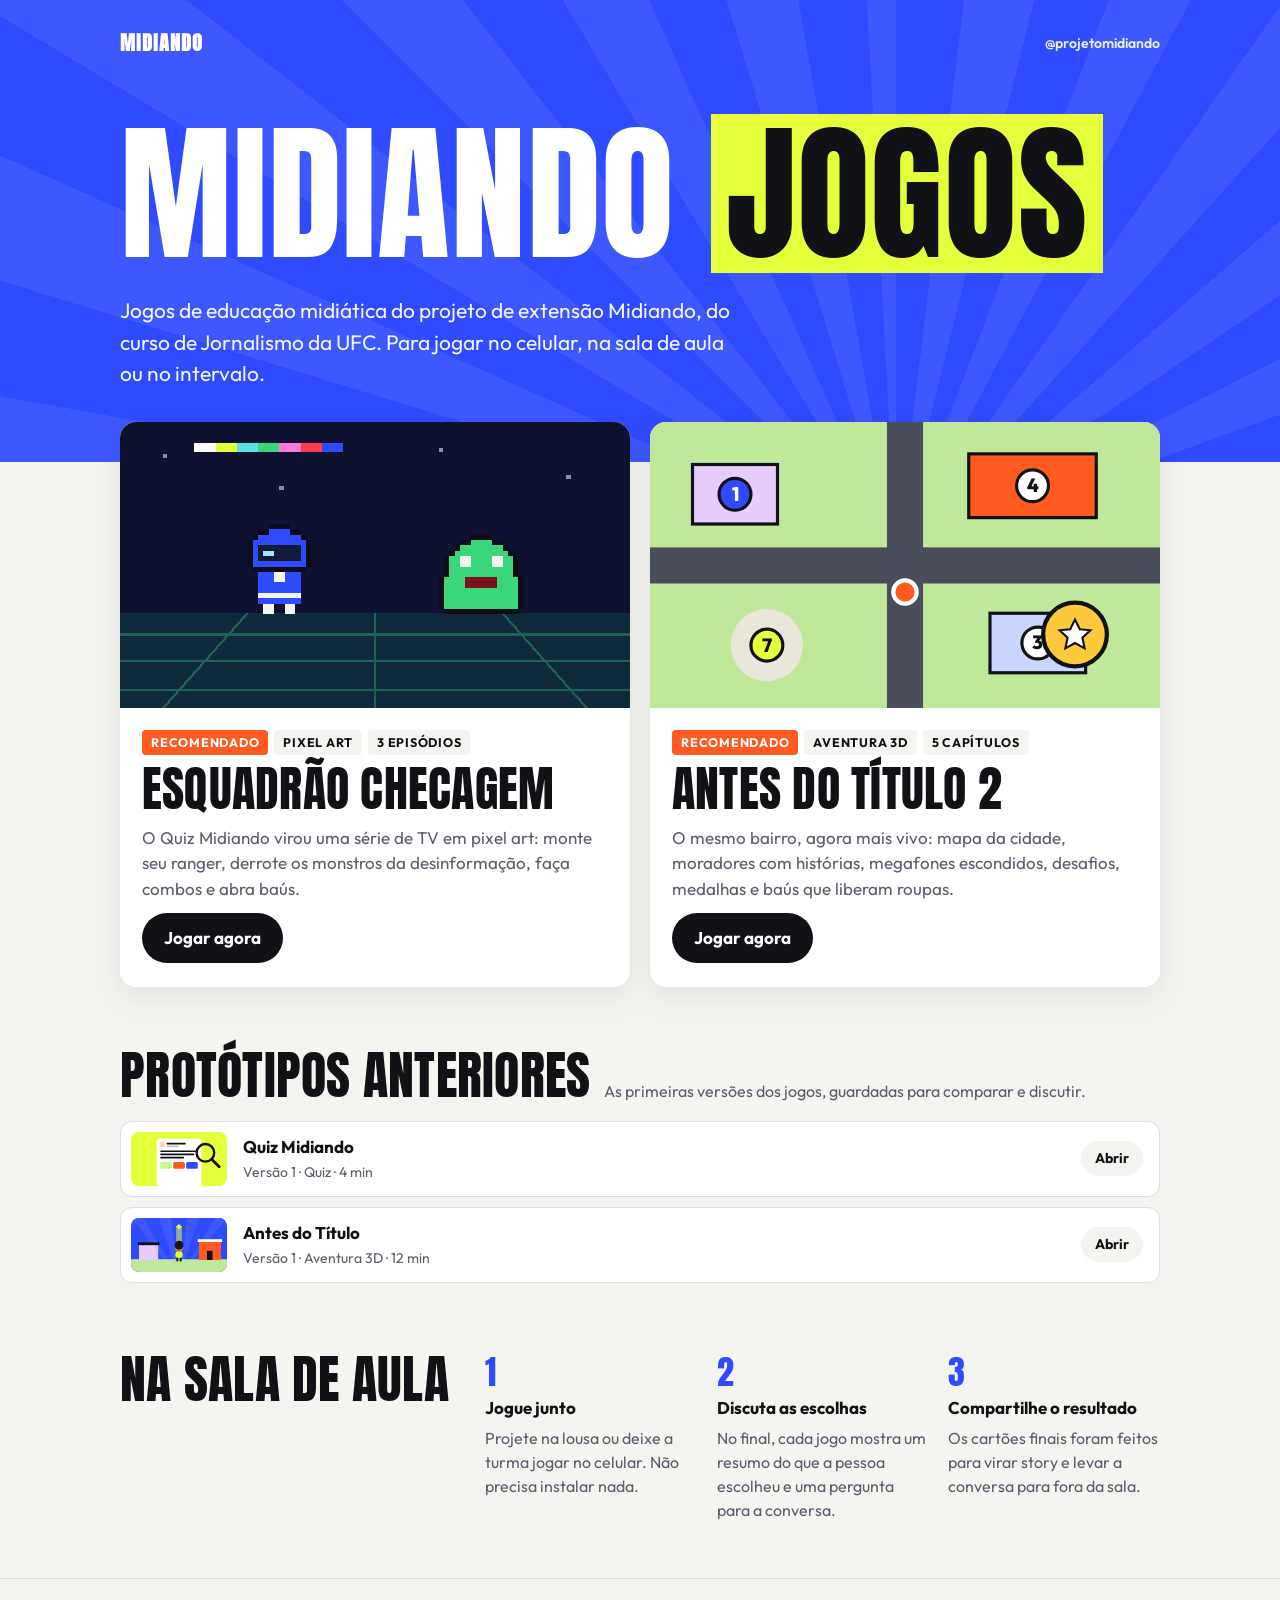
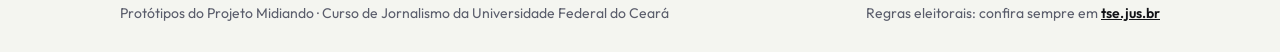
<file: index.html>
<!doctype html>
<html lang="pt-BR">
<meta charset="utf-8">
<meta name="viewport" content="width=device-width,initial-scale=1,viewport-fit=cover">
<title>Midiando Jogos</title>
<meta name="description" content="Jogos de educação midiática do projeto de extensão Midiando, do curso de Jornalismo da UFC.">
<meta property="og:title" content="Midiando Jogos">
<meta property="og:description" content="Jogos de educação midiática do projeto de extensão Midiando, do curso de Jornalismo da UFC.">
<meta property="og:type" content="website">
<meta name="theme-color" content="#2F4BFF">
<link rel="icon" href="data:image/svg+xml,%3Csvg xmlns='http://www.w3.org/2000/svg' viewBox='0 0 64 64'%3E%3Crect width='64' height='64' rx='14' fill='%232F4BFF'/%3E%3Crect x='12' y='34' width='40' height='16' fill='%23E6FF3B'/%3E%3Cpath d='M16 30V14h7l9 11 9-11h7v16h-7v-7l-9 10-9-10v7z' fill='%23fff'/%3E%3C/svg%3E">
<link rel="preconnect" href="https://fonts.googleapis.com">
<link rel="preconnect" href="https://fonts.gstatic.com" crossorigin>
<link rel="stylesheet" href="https://fonts.googleapis.com/css2?family=Anton&family=Outfit:wght@400;500;600;700;800&display=swap">
<style>
/* Layout: faixa azul com raios (como os posts do @projetomidiando), as versões recomendadas em destaque, lista de protótipos anteriores, bloco curto para professores. */
:root{
  --blue:#2F4BFF; --blue-2:#3D58FF; --lime:#E6FF3B; --orange:#FF5A1F; --green:#BFFF8A;
  --ink:#111216; --ink-2:#5A5D6B; --line:#DCDEE6; --paper:#FFFFFF; --bg:#F4F5F0;
  --f-display:"Anton","Bebas Neue",Impact,"Arial Narrow",sans-serif;
  --f-body:"Outfit",system-ui,-apple-system,"Segoe UI",sans-serif;
  --r:16px;
  color-scheme:light;
}
*{box-sizing:border-box}
html{scroll-behavior:smooth}
body{margin:0;font-family:var(--f-body);font-size:17px;line-height:1.5;color:var(--ink);background:var(--bg)}
a{color:inherit}
a:focus-visible{outline:3px solid var(--blue);outline-offset:3px}
@media (prefers-reduced-motion:reduce){*{animation:none!important;transition:none!important}html{scroll-behavior:auto}}
h1,h2,h3{margin:0;font-family:var(--f-display);font-weight:400;text-transform:uppercase;line-height:.95;letter-spacing:.005em;text-wrap:balance}
p{margin:0}
.wrap{max-width:1080px;margin:0 auto;padding-left:max(20px,env(safe-area-inset-left,0px));padding-right:max(20px,env(safe-area-inset-right,0px))}
.lime{background:var(--lime);color:var(--ink);padding:0 .14em;box-decoration-break:clone;-webkit-box-decoration-break:clone}

.hero{background:repeating-conic-gradient(from 0deg at 70% 120%,var(--blue) 0 7deg,var(--blue-2) 7deg 14deg);color:#fff}
.hero .wrap{padding-block:calc(28px + env(safe-area-inset-top,0px)) 72px;display:flex;flex-direction:column;gap:22px}
.top{display:flex;justify-content:space-between;align-items:center;gap:12px;font-weight:600;font-size:14px}
.top .mark{font-family:var(--f-display);font-size:20px;letter-spacing:.05em}
.top a{text-decoration:none;opacity:.9}
.top a:hover{opacity:1;text-decoration:underline}
.hero h1{font-size:clamp(64px,15vw,150px);margin-top:28px;line-height:1}
.hero h1 .lime{display:inline-block;line-height:1.06;padding:0 .1em;margin-top:.04em}
.hero p{font-size:clamp(17px,2.2vw,21px);max-width:44ch;opacity:.95}

.games{display:grid;grid-template-columns:repeat(2,minmax(0,1fr));gap:20px;margin-top:-40px}
.game{background:var(--paper);border-radius:var(--r);overflow:hidden;display:flex;flex-direction:column;text-decoration:none;box-shadow:0 10px 30px rgba(17,18,22,.08);transition:transform .2s}
.game:hover{transform:translateY(-3px)}
.game .art{aspect-ratio:16/9;line-height:0}
.game .art svg{width:100%;height:100%;display:block}
.game .body{padding:22px 22px 24px;display:flex;flex-direction:column;gap:12px;flex:1}
.meta{display:flex;flex-wrap:wrap;gap:6px}
.meta span{font-size:12.5px;font-weight:700;letter-spacing:.06em;text-transform:uppercase;padding:3px 9px;border-radius:4px;background:var(--bg)}
.game h2{font-size:clamp(36px,5vw,48px)}
.game p{color:var(--ink-2)}
.play{margin-top:auto;align-self:flex-start;display:inline-flex;align-items:center;gap:8px;background:var(--ink);color:#fff;border-radius:999px;padding:12px 22px;font-weight:700}
.game:hover .play{background:var(--blue)}

.aula{display:grid;grid-template-columns:1fr 2fr;gap:28px;padding-block:72px 56px;align-items:start}
.aula h2{font-size:clamp(34px,5vw,52px)}
.points{list-style:none;margin:0;padding:0;display:grid;grid-template-columns:repeat(3,minmax(0,1fr));gap:20px;counter-reset:p}
.points li{counter-increment:p;display:flex;flex-direction:column;gap:6px;min-width:0}
.points li::before{content:counter(p);font-family:var(--f-display);font-size:34px;color:var(--blue);line-height:1}
.points b{font-weight:700}
.points span{color:var(--ink-2);font-size:16px}

footer{border-top:1px solid var(--line)}
footer .wrap{padding-block:24px calc(28px + env(safe-area-inset-bottom,0px));display:flex;flex-wrap:wrap;justify-content:space-between;gap:10px;font-size:14px;color:var(--ink-2)}
footer a{font-weight:600;color:var(--ink)}

.ver{display:flex;align-items:baseline;gap:14px;flex-wrap:wrap;margin:56px 0 18px}
.ver h2{font-size:clamp(34px,5vw,52px)}
.ver p{color:var(--ink-2);font-size:16px}
.new{background:var(--orange)!important;color:#fff}

.protos .ver{margin-top:64px}
.plist{list-style:none;margin:0;padding:0;display:flex;flex-direction:column;gap:10px}
.plist a{display:flex;align-items:center;gap:16px;padding:10px 16px 10px 10px;background:var(--paper);border:1px solid var(--line);border-radius:12px;text-decoration:none;transition:border-color .2s}
.plist a:hover{border-color:var(--ink)}
.thumb{flex:0 0 auto;width:96px;aspect-ratio:16/9;border-radius:8px;overflow:hidden;line-height:0}
.thumb svg{width:100%;height:100%;display:block}
.pinfo{display:flex;flex-direction:column;gap:2px;min-width:0;flex:1}
.pinfo b{font-weight:700}
.pinfo span{font-size:14px;color:var(--ink-2)}
.go{font-weight:700;font-size:14px;padding:7px 14px;border-radius:999px;background:var(--bg)}
.plist a:hover .go{background:var(--ink);color:#fff}
@media (max-width:760px){
  .games{grid-template-columns:1fr;margin-top:-32px}
  .aula{grid-template-columns:1fr;padding-block:56px 40px}
  .points{grid-template-columns:1fr}
  .plist a{gap:12px;padding-right:12px}
  .thumb{width:72px}
}
</style>

<header class="hero">
  <div class="wrap">
    <div class="top"><span class="mark">MIDIANDO</span><a href="https://www.instagram.com/projetomidiando/" target="_blank" rel="noopener">@projetomidiando</a></div>
    <h1>Midiando <span class="lime">Jogos</span></h1>
    <p>Jogos de educação midiática do projeto de extensão Midiando, do curso de Jornalismo da UFC. Para jogar no celular, na sala de aula ou no intervalo.</p>
  </div>
</header>

<main class="wrap">
  <section class="games" aria-label="Jogos recomendados">
    <a class="game" href="v2/quiz/">
      <div class="art" aria-hidden="true">
        <svg viewBox="0 0 480 270" preserveAspectRatio="xMidYMid slice" shape-rendering="crispEdges"><rect width="480" height="270" fill="#0E1230"/><g fill="#ffffff88"><rect x="40" y="30" width="4" height="4"/><rect x="420" y="50" width="4" height="4"/><rect x="300" y="24" width="4" height="4"/><rect x="150" y="60" width="4" height="4"/></g><rect y="180" width="480" height="90" fill="#0F2A3A"/><g stroke="#3AD67A55" stroke-width="2"><path d="M0 200h480M0 225h480M0 252h480M120 180 40 270M240 180v90M360 180l80 90"/></g><rect x="70" y="20" width="20" height="8" fill="#fff"/><rect x="90" y="20" width="20" height="8" fill="#E6FF3B"/><rect x="110" y="20" width="20" height="8" fill="#5CE1E6"/><rect x="130" y="20" width="20" height="8" fill="#3AD67A"/><rect x="150" y="20" width="20" height="8" fill="#FF7AD9"/><rect x="170" y="20" width="20" height="8" fill="#FF3B4E"/><rect x="190" y="20" width="20" height="8" fill="#2F4BFF"/><g transform="translate(110 96) scale(5)"><path fill="#0B0D1A" d="M6 0h4v1h2v1h1v1h1v5h-1v1H3V8H2V3h1V2h1V1h2z"/><path fill="#2F4BFF" d="M6 1h4v1h2v1h1v5H3V3h1V2h2z"/><path fill="#141A3A" d="M4 4h8v3H4z"/><path fill="#9FE8FF" d="M5 5h2v1H5z"/><path fill="#2F4BFF" d="M4 9h8v6H4z"/><path fill="#F4F5F0" d="M7 9h2v2H7zM4 13h8v1H4zM5 15h2v2H5zM9 15h2v2H9z"/></g><g transform="translate(300 106) scale(5)"><path fill="#0B0D1A" d="M6 0h4v1h2v1h1v1h1v1h1v4h1v6h-1v1H1v-1H0V8h1V4h1V3h1V2h1V1h2z"/><path fill="#3AD67A" d="M6 1h4v1h2v1h1v1h1v4h1v6H1V8h1V4h1V3h1V2h2z"/><path fill="#F4F5F0" d="M4 4h2v2H4zM10 4h2v2h-2z"/><path fill="#7A0F1E" d="M5 8h6v2H5z"/></g></svg>
      </div>
      <div class="body">
        <div class="meta"><span class="new">Recomendado</span><span>Pixel art</span><span>3 episódios</span></div>
        <h2>Esquadrão Checagem</h2>
        <p>O Quiz Midiando virou uma série de TV em pixel art: monte seu ranger, derrote os monstros da desinformação, faça combos e abra baús.</p>
        <span class="play">Jogar agora</span>
      </div>
    </a>
    <a class="game" href="v2/antes-do-titulo/">
      <div class="art" aria-hidden="true">
        <svg viewBox="0 0 480 270" preserveAspectRatio="xMidYMid slice"><rect width="480" height="270" fill="#BFE89A"/><rect x="0" y="118" width="480" height="34" fill="#4A4D5A"/><rect x="223" y="0" width="34" height="270" fill="#4A4D5A"/><rect x="40" y="40" width="80" height="56" fill="#E8CCFF" stroke="#111216" stroke-width="3"/><rect x="300" y="30" width="120" height="60" fill="#FF5A1F" stroke="#111216" stroke-width="3"/><circle cx="110" cy="210" r="34" fill="#E9E6DA"/><rect x="320" y="180" width="90" height="56" fill="#C9D6FF" stroke="#111216" stroke-width="3"/><g font-family="Outfit,sans-serif" font-weight="800" font-size="18" text-anchor="middle"><circle cx="80" cy="68" r="15" fill="#2F4BFF" stroke="#111216" stroke-width="3"/><text x="80" y="74" fill="#fff">1</text><circle cx="360" cy="60" r="15" fill="#fff" stroke="#111216" stroke-width="3"/><text x="360" y="66" fill="#111216">4</text><circle cx="110" cy="210" r="15" fill="#E6FF3B" stroke="#111216" stroke-width="3"/><text x="110" y="216" fill="#111216">7</text><circle cx="365" cy="208" r="15" fill="#fff" stroke="#111216" stroke-width="3"/><text x="365" y="214" fill="#111216">3</text></g><circle cx="240" cy="160" r="11" fill="#FF5A1F" stroke="#fff" stroke-width="4"/><g transform="translate(400 200)"><circle r="30" fill="#FFC93C" stroke="#111216" stroke-width="4"/><path d="M0-14l4.5 9 10 1-7.5 7 2 10L0 8l-9 5 2-10-7.5-7 10-1z" fill="#fff" stroke="#111216" stroke-width="2"/></g></svg>
      </div>
      <div class="body">
        <div class="meta"><span class="new">Recomendado</span><span>Aventura 3D</span><span>5 capítulos</span></div>
        <h2>Antes do Título 2</h2>
        <p>O mesmo bairro, agora mais vivo: mapa da cidade, moradores com histórias, megafones escondidos, desafios, medalhas e baús que liberam roupas.</p>
        <span class="play">Jogar agora</span>
      </div>
    </a>
  </section>

  <section class="protos" aria-labelledby="protos-h">
    <div class="ver"><h2 id="protos-h">Protótipos anteriores</h2><p>As primeiras versões dos jogos, guardadas para comparar e discutir.</p></div>
    <ul class="plist">
      <li><a href="quiz/"><span class="thumb" aria-hidden="true"><svg viewBox="0 0 480 270" preserveAspectRatio="xMidYMid slice"><rect width="480" height="270" fill="#E6FF3B"/><rect x="128" y="34" width="224" height="236" rx="14" fill="#fff"/><circle cx="156" cy="62" r="13" fill="#FFD2BF"/><rect x="178" y="54" width="96" height="9" rx="4" fill="#111216"/><rect x="178" y="68" width="62" height="7" rx="3" fill="#B9BCC8"/><rect x="146" y="92" width="188" height="8" rx="4" fill="#111216"/><rect x="146" y="108" width="170" height="8" rx="4" fill="#111216"/><rect x="146" y="124" width="120" height="8" rx="4" fill="#111216"/><rect x="146" y="150" width="58" height="34" rx="8" fill="#BFFF8A"/><rect x="211" y="150" width="58" height="34" rx="8" fill="#FF5A1F"/><rect x="276" y="150" width="58" height="34" rx="8" fill="#2F4BFF"/><circle cx="372" cy="104" r="44" fill="none" stroke="#111216" stroke-width="12"/><path d="M403 136l38 38" stroke="#111216" stroke-width="14" stroke-linecap="round"/></svg></span><span class="pinfo"><b>Quiz Midiando</b><span>Versão 1 · Quiz · 4 min</span></span><span class="go">Abrir</span></a></li>
      <li><a href="antes-do-titulo/"><span class="thumb" aria-hidden="true"><svg viewBox="0 0 480 270" preserveAspectRatio="xMidYMid slice"><rect width="480" height="270" fill="#2F4BFF"/><g fill="#3D58FF"><path d="M240 300 0 0h60z"/><path d="M240 300 140 0h60z"/><path d="M240 300 280 0h60z"/><path d="M240 300 420 0h60z"/></g><rect x="0" y="206" width="480" height="64" fill="#BFE89A"/><rect x="40" y="132" width="96" height="78" fill="#E8CCFF"/><rect x="34" y="122" width="108" height="14" fill="#111216"/><rect x="340" y="116" width="110" height="94" fill="#FF5A1F"/><rect x="334" y="106" width="122" height="14" fill="#fff"/><rect x="380" y="164" width="28" height="46" fill="#111216"/><rect x="226" y="40" width="28" height="170" fill="#E6FF3B" opacity=".55"/><path d="M240 30l14 14-14 14-14-14z" fill="#E6FF3B"/><circle cx="240" cy="150" r="20" fill="#B97A50"/><circle cx="240" cy="136" r="22" fill="#1B1410"/><rect x="222" y="168" width="36" height="34" rx="14" fill="#E6FF3B"/><rect x="226" y="198" width="11" height="20" rx="5" fill="#1F2433"/><rect x="243" y="198" width="11" height="20" rx="5" fill="#1F2433"/></svg></span><span class="pinfo"><b>Antes do Título</b><span>Versão 1 · Aventura 3D · 12 min</span></span><span class="go">Abrir</span></a></li>
    </ul>
  </section>

  <section class="aula">
    <h2>Na sala de aula</h2>
    <ol class="points">
      <li><b>Jogue junto</b><span>Projete na lousa ou deixe a turma jogar no celular. Não precisa instalar nada.</span></li>
      <li><b>Discuta as escolhas</b><span>No final, cada jogo mostra um resumo do que a pessoa escolheu e uma pergunta para a conversa.</span></li>
      <li><b>Compartilhe o resultado</b><span>Os cartões finais foram feitos para virar story e levar a conversa para fora da sala.</span></li>
    </ol>
  </section>
</main>

<footer>
  <div class="wrap">
    <span>Protótipos do Projeto Midiando · Curso de Jornalismo da Universidade Federal do Ceará</span>
    <span>Regras eleitorais: confira sempre em <a href="https://www.tse.jus.br" target="_blank" rel="noopener">tse.jus.br</a></span>
  </div>
</footer>
</html>
</file>
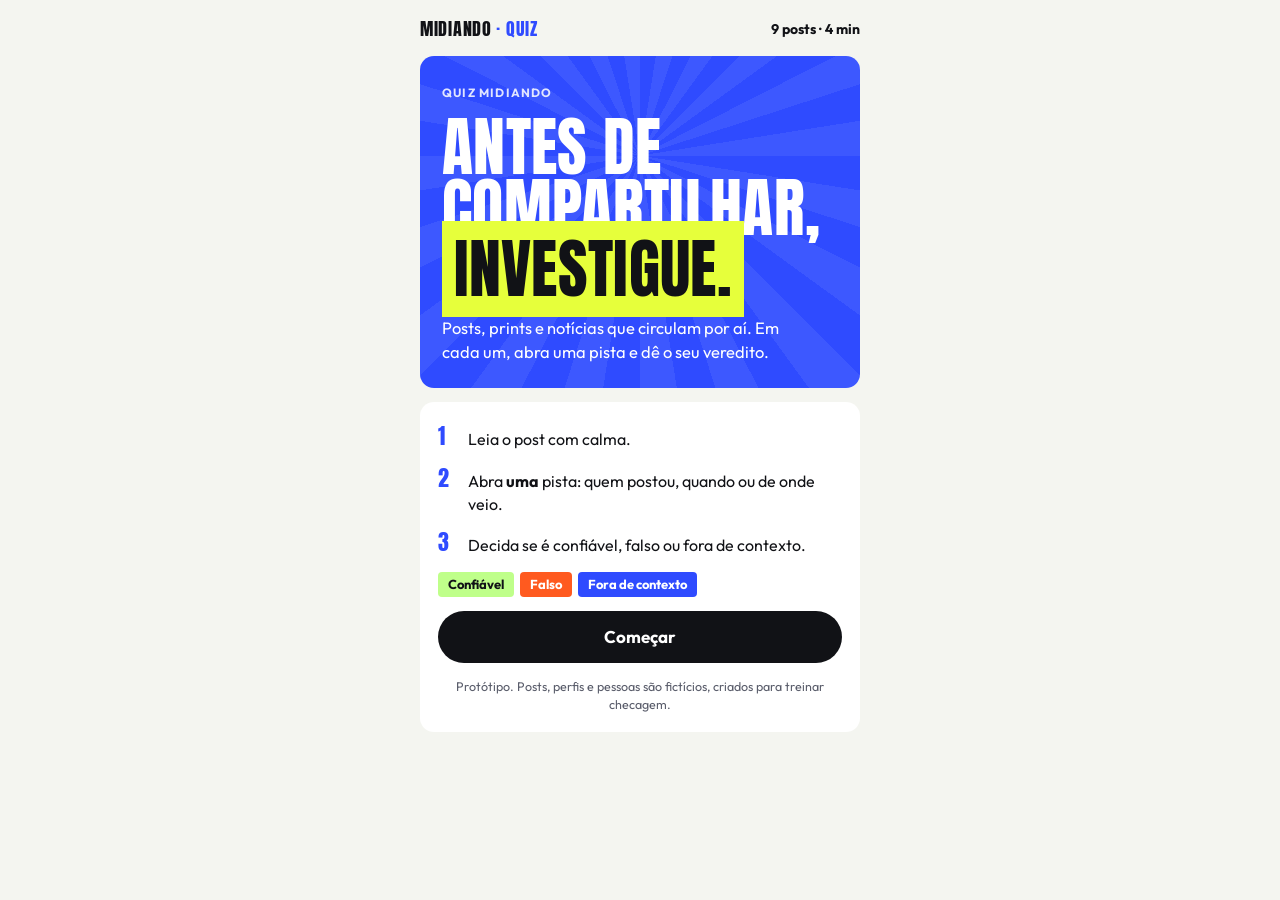
<file: quiz/index.html>
<!doctype html>
<html lang="pt-BR">
<meta charset="utf-8">
<meta name="viewport" content="width=device-width,initial-scale=1,viewport-fit=cover">
<meta name="description" content="Quiz de checagem do Midiando: posts, prints e notícias para investigar antes de compartilhar.">
<meta property="og:title" content="Quiz Midiando">
<meta property="og:description" content="Quiz de checagem do Midiando: posts, prints e notícias para investigar antes de compartilhar.">
<meta property="og:type" content="website">
<meta name="theme-color" content="#2F4BFF">
<link rel="icon" href="data:image/svg+xml,%3Csvg xmlns='http://www.w3.org/2000/svg' viewBox='0 0 64 64'%3E%3Crect width='64' height='64' rx='14' fill='%232F4BFF'/%3E%3Crect x='12' y='34' width='40' height='16' fill='%23E6FF3B'/%3E%3Cpath d='M16 30V14h7l9 11 9-11h7v16h-7v-7l-9 10-9-10v7z' fill='%23fff'/%3E%3C/svg%3E">
<title>Quiz Midiando</title>
<meta name="claude:viewport-fit-sides" content="cover">
<link rel="preconnect" href="https://fonts.googleapis.com">
<link rel="preconnect" href="https://fonts.gstatic.com" crossorigin>
<link rel="stylesheet" href="https://fonts.googleapis.com/css2?family=Anton&family=Outfit:wght@400;500;600;700;800&display=swap">
<style>
/* Layout: coluna única de celular. Capa e cartão final em azul com raios suaves (como os posts do @projetomidiando); jogo em fundo claro, sem ornamento. */
:root{
  --blue:#2F4BFF; --blue-2:#3D58FF; --lime:#E6FF3B; --orange:#FF5A1F; --green:#BFFF8A;
  --ink:#111216; --ink-2:#5A5D6B; --line:#DCDEE6; --paper:#FFFFFF; --bg:#F4F5F0;
  --f-display:"Anton","Bebas Neue",Impact,"Arial Narrow",sans-serif;
  --f-body:"Outfit",system-ui,-apple-system,"Segoe UI",sans-serif;
  --r:14px;
  color-scheme:light;
}
*{box-sizing:border-box}
html,body{height:100%}
body{margin:0;font-family:var(--f-body);font-size:16px;line-height:1.45;color:var(--ink);background:var(--bg);
  padding-left:max(16px,env(safe-area-inset-left,0px));padding-right:max(16px,env(safe-area-inset-right,0px))}
.stage{max-width:440px;margin:0 auto;padding-block:16px 32px;display:flex;flex-direction:column;gap:14px}
button{font:inherit;color:inherit;cursor:pointer;border:0;background:none}
button:focus-visible{outline:3px solid var(--blue);outline-offset:2px}
@media (prefers-reduced-motion:reduce){*{animation:none!important;transition:none!important}}
h1,h2,h3{margin:0;font-family:var(--f-display);font-weight:400;text-transform:uppercase;letter-spacing:.005em;line-height:.95;text-wrap:balance}
p{margin:0}
.muted{color:var(--ink-2)}
.small{font-size:13.5px}
.label{font-size:12px;font-weight:700;letter-spacing:.1em;text-transform:uppercase;color:var(--ink-2)}
.lime{background:var(--lime);color:var(--ink);padding:0 .18em;box-decoration-break:clone;-webkit-box-decoration-break:clone}

.top{display:flex;justify-content:space-between;align-items:center}
.brand{font-family:var(--f-display);font-size:18px;letter-spacing:.04em;color:var(--ink);text-decoration:none}
.brand span{color:var(--blue)}
.count{font-weight:700;font-size:14px;font-variant-numeric:tabular-nums}
.prog{height:4px;background:var(--line);border-radius:2px;overflow:hidden}
.prog i{display:block;height:100%;background:var(--blue);transition:width .3s}

.rays{background:repeating-conic-gradient(from 0deg at 50% 30%,var(--blue) 0 9deg,var(--blue-2) 9deg 18deg);color:#fff;border-radius:var(--r);padding:28px 22px 24px;display:flex;flex-direction:column;gap:16px}
.rays h1{font-size:clamp(46px,14vw,64px)}
.rays p{font-size:16.5px;max-width:34ch}

.panel{background:var(--paper);border-radius:var(--r);padding:18px;display:flex;flex-direction:column;gap:14px}
.steps{list-style:none;margin:0;padding:0;display:flex;flex-direction:column;gap:10px;counter-reset:s}
.steps li{display:flex;gap:12px;align-items:baseline;counter-increment:s}
.steps li::before{content:counter(s);font-family:var(--f-display);font-size:22px;color:var(--blue);width:18px;flex:none}
.keys{display:flex;flex-wrap:wrap;gap:6px}
.key{font-size:13px;font-weight:700;padding:3px 10px;border-radius:4px}
.k-confiavel{background:var(--green)}.k-falso{background:var(--orange);color:#fff}.k-contexto{background:var(--blue);color:#fff}

.btn{display:flex;align-items:center;justify-content:center;width:100%;border-radius:999px;padding:14px 18px;font-weight:700;font-size:17px;background:var(--ink);color:#fff;transition:transform .12s}
.btn:active{transform:scale(.98)}
.btn.ghost{background:transparent;color:var(--ink);box-shadow:inset 0 0 0 1.5px var(--ink)}
.btn.limeb{background:var(--lime);color:var(--ink)}
.row{display:flex;gap:8px}.row .btn{flex:1}
.note{font-size:12.5px;color:var(--ink-2);text-align:center}

/* posts simulados: neutros, como a tela de um app */
.post{background:var(--paper);border:1px solid var(--line);border-radius:var(--r);overflow:hidden}
.phead{display:flex;align-items:center;gap:10px;padding:12px}
.av{width:34px;height:34px;border-radius:50%;display:grid;place-items:center;font-weight:800;font-size:12px;flex:none;color:var(--ink)}
.who{min-width:0;line-height:1.25}
.who b{display:block;font-weight:700;font-size:15px}
.who span{font-size:12.5px;color:var(--ink-2)}
.verified{display:inline-grid;place-items:center;width:14px;height:14px;border-radius:50%;background:var(--blue);color:#fff;font-size:9px;vertical-align:1px;margin-left:4px}
.ptext{padding:0 12px 12px;font-size:15.5px}
.pimg{line-height:0;background:#eee}
.pimg svg{width:100%;height:auto;display:block}
.pfoot{padding:0 12px 12px;font-size:13px;color:var(--ink-2);display:flex;gap:14px}
.zap{background:#ECF3E8}
.zap .bubble{margin:0 12px 12px;background:var(--paper);border-radius:4px 12px 12px 12px;padding:8px 11px 6px;box-shadow:0 1px 0 rgba(0,0,0,.06)}
.zap .fwd{display:block;font-size:12px;color:var(--ink-2);font-style:italic;margin-bottom:3px}
.zap .time{display:block;text-align:right;font-size:11px;color:var(--ink-2)}
.site .domain{padding:9px 12px;border-bottom:1px solid var(--line);font-size:13px;color:var(--ink-2)}
.site .domain b{color:var(--ink);font-weight:700}
.site .shared{padding:10px 12px 0;font-size:12.5px;color:var(--ink-2)}
.site h3{font-family:var(--f-body);text-transform:none;font-weight:800;font-size:20px;line-height:1.2;padding:10px 12px 4px;letter-spacing:-.01em}
.site .date{padding:0 12px;font-size:13px;color:var(--ink-2)}
.site .lede{padding:8px 12px 14px;font-size:15px}
.quote{background:var(--ink);color:#fff;padding:26px 20px;font-family:var(--f-display);text-transform:uppercase;font-size:28px;line-height:1}
.quote small{display:block;font-family:var(--f-body);text-transform:none;font-weight:600;font-size:14px;margin-top:12px;color:var(--lime)}

/* investigação */
.seg{display:grid;grid-template-columns:repeat(3,1fr);gap:6px}
.pista{border-radius:10px;padding:10px 4px;display:flex;flex-direction:column;align-items:center;gap:4px;font-weight:600;font-size:13.5px;line-height:1.15;text-align:center;box-shadow:inset 0 0 0 1.5px var(--line);background:var(--paper)}
.pista svg{width:22px;height:22px}
.pista.on{background:var(--ink);color:#fff;box-shadow:none}
.pista[disabled]:not(.on){opacity:.35;cursor:not-allowed}
.pista.key{box-shadow:inset 0 0 0 2px var(--blue)}
.reveal{background:var(--lime);border-radius:6px;padding:12px 14px;font-size:15px}
.reveal .label{color:var(--ink);display:block;margin-bottom:3px}

.verdicts{display:grid;grid-template-columns:repeat(3,1fr);gap:6px}
.vbtn{border-radius:10px;padding:14px 4px;font-weight:700;font-size:15px;line-height:1.1;transition:opacity .2s}
.vbtn[data-v="confiavel"]{background:var(--green)}
.vbtn[data-v="falso"]{background:var(--orange);color:#fff}
.vbtn[data-v="contexto"]{background:var(--blue);color:#fff}
.vbtn[disabled]{opacity:.25;cursor:default}
.vbtn.picked{opacity:1}

.feedback{background:var(--paper);border-radius:var(--r);padding:18px;display:flex;flex-direction:column;gap:12px;animation:up .3s ease-out}
.feedback h2{font-size:34px}
.feedback .ok{color:var(--blue)}.feedback .no{color:var(--orange)}
.feedback dl{margin:0;display:flex;flex-direction:column;gap:10px}
.feedback dd{margin:2px 0 0}
@keyframes up{from{transform:translateY(8px);opacity:.5}to{transform:none;opacity:1}}

/* resultado */
.card{aspect-ratio:4/5;max-width:100%;border-radius:var(--r);overflow:hidden;display:flex;flex-direction:column;justify-content:space-between;padding:24px 22px;color:#fff;background:repeating-conic-gradient(from 0deg at 50% 50%,var(--blue) 0 9deg,var(--blue-2) 9deg 18deg)}
.card .k{font-family:var(--f-display);font-size:16px;letter-spacing:.06em}
.card h2{font-size:clamp(40px,12vw,56px)}
.card .perfil{display:inline;font-family:var(--f-display);text-transform:uppercase;font-size:clamp(34px,10vw,46px);line-height:1.12}
.card .stats{display:flex;gap:18px;font-variant-numeric:tabular-nums}
.card .stats b{display:block;font-family:var(--f-display);font-size:34px;font-weight:400;line-height:1}
.card .stats span{font-size:12.5px;font-weight:600;opacity:.9}
.card .foot{display:flex;justify-content:space-between;font-size:13px;font-weight:600}
.review{list-style:none;margin:0;padding:0;display:flex;flex-direction:column}
.review li{display:flex;gap:10px;align-items:baseline;font-size:14px;padding:9px 0;border-top:1px solid var(--line)}
.review .m{flex:none;font-weight:800;width:16px}
.review .m.ok{color:var(--blue)}.review .m.no{color:var(--orange)}
.toast{position:fixed;left:50%;bottom:calc(20px + env(safe-area-inset-bottom,0px));transform:translateX(-50%);background:var(--ink);color:#fff;padding:10px 18px;border-radius:999px;font-weight:600;font-size:14px;z-index:20;max-width:calc(100% - 32px)}
</style>

<div class="stage" id="app"></div>

<script>
const ICON = {
  quem:'<svg viewBox="0 0 24 24" fill="none" stroke="currentColor" stroke-width="2" stroke-linecap="round"><circle cx="12" cy="8" r="4"/><path d="M4 21c1.5-4 4.5-6 8-6s6.5 2 8 6"/></svg>',
  quando:'<svg viewBox="0 0 24 24" fill="none" stroke="currentColor" stroke-width="2" stroke-linecap="round"><rect x="3" y="5" width="18" height="16" rx="3"/><path d="M3 10h18M8 3v4M16 3v4"/></svg>',
  origem:'<svg viewBox="0 0 24 24" fill="none" stroke="currentColor" stroke-width="2" stroke-linecap="round"><circle cx="10.5" cy="10.5" r="6.5"/><path d="M15.5 15.5 21 21"/></svg>'
};
const PISTA_LABEL = {quem:'Quem postou?', quando:'Quando?', origem:'De onde veio?'};
const VLABEL = {confiavel:'Confiável', falso:'Falso', contexto:'Fora de contexto'};

const IMG = {
  enchente:`<svg viewBox="0 0 320 180"><rect width="320" height="180" fill="#a9b9c2"/><rect x="18" y="52" width="70" height="78" fill="#F4F5F0"/><path d="M12 56 53 24 94 56Z" fill="#c7cdd6"/><rect x="40" y="70" width="20" height="18" fill="#7f95a3"/><rect x="120" y="40" width="88" height="90" fill="#e3d7c3"/><rect x="134" y="56" width="20" height="18" fill="#7f95a3"/><rect x="172" y="56" width="20" height="18" fill="#7f95a3"/><rect x="236" y="62" width="66" height="68" fill="#d2c6d9"/><rect x="258" y="78" width="20" height="18" fill="#7f95a3"/><path d="M0 112q20-10 40 0t40 0 40 0 40 0 40 0 40 0 40 0 40 0V180H0Z" fill="#6f8577"/><path d="M20 140q15-6 30 0M120 152q15-6 30 0M220 138q15-6 30 0" stroke="#4e6155" stroke-width="2" fill="none"/></svg>`,
  cha:`<svg viewBox="0 0 320 180"><rect width="320" height="180" fill="#BFFF8A"/><path d="M110 70h90v52a30 30 0 0 1-30 30h-30a30 30 0 0 1-30-30Z" fill="#fff"/><path d="M200 84h12a16 16 0 0 1 0 32h-14" fill="none" stroke="#fff" stroke-width="6"/><path d="M114 84h82" stroke="#9c7b3a" stroke-width="10"/><path d="M135 58q-8-12 0-24M158 58q-8-12 0-24M181 58q-8-12 0-24" fill="none" stroke="#111216" stroke-width="2.5" stroke-linecap="round" opacity=".5"/><circle cx="262" cy="128" r="26" fill="#E6FF3B"/><path d="M262 104v48M238 128h48" stroke="#b8cc2a" stroke-width="2"/><text x="16" y="168" font-family="Anton,Impact,sans-serif" font-size="24" fill="#111216">CURA EM 24H?!</text></svg>`,
  grafico:`<svg viewBox="0 0 320 180"><rect width="320" height="180" fill="#F4F5F0"/><text x="18" y="40" font-family="Anton,Impact,sans-serif" font-size="28" fill="#111216">90% NÃO VÃO VOTAR</text><rect x="40" y="58" width="80" height="104" fill="#FF5A1F"/><rect x="170" y="148" width="80" height="14" fill="#2F4BFF"/><path d="M24 162h272" stroke="#111216" stroke-width="2"/></svg>`
};

/* Posts fictícios. Pessoas, perfis e páginas são inventados para o jogo. */
const Q = [
  {tipo:'zap', autor:'Tia Neide', ini:'TN', cor:'#FFD2BF', meta:'Encaminhada com frequência',
   texto:'⚠️ URGENTE ⚠️ A partir de segunda-feira quem não fez a biometria vai ter o CPF BLOQUEADO!!! O governo não está avisando na TV. Repassa pra todo mundo antes que apaguem essa mensagem!!',
   pistas:{quem:'Sua tia recebeu num grupo e repassou. Ela não sabe quem escreveu primeiro. O aviso "Encaminhada com frequência" mostra que a mensagem já passou por muitas conversas.',
           quando:'Não tem data. "A partir de segunda" pode ser qualquer segunda, de qualquer ano.',
           origem:'Nenhum link, nenhum órgão citado. O site do TSE não tem esse aviso, e o CPF é da Receita Federal, não da Justiça Eleitoral.'},
   chave:'origem', resposta:'falso',
   sinal:'Urgência, nenhuma fonte e pedido para repassar. "Antes que apaguem" é um gatilho clássico para você compartilhar sem pensar.',
   dica:'Procure o assunto no site oficial (tse.jus.br) ou numa agência de checagem antes de repassar.'},

  {tipo:'insta', autor:'noticiasdobairro.agora', ini:'NB', cor:'#CFE3FF', meta:'Perfil criado há 3 semanas · 214 seguidores', img:'enchente',
   texto:'Olha como ficou a avenida AGORA depois da chuva de ontem à noite 😱 A prefeitura abandonou a gente!',
   pistas:{quem:'Perfil novo, sem nome de responsável e com poucas publicações. Isso sozinho não prova mentira, mas pede cuidado.',
           quando:'Postado hoje às 7h12. A legenda diz "agora", mas a foto pode ser de qualquer época.',
           origem:'A busca reversa de imagem mostra a mesma foto publicada em 2019, em outra cidade, numa enchente diferente.'},
   chave:'origem', resposta:'contexto',
   sinal:'A foto é real, mas é de outro lugar e de outro ano. O fato existiu; a história contada agora é outra.',
   dica:'Use a busca reversa de imagem (Google Lens ou TinEye) para ver onde a foto apareceu pela primeira vez.'},

  {tipo:'site', dominio:'tse.jus.br', veiculo:'Tribunal Superior Eleitoral', data:'Notícias · ano de eleição',
   titulo:'Cadastro eleitoral fecha 150 dias antes da eleição',
   texto:'Quem quer tirar o primeiro título, transferir ou atualizar dados precisa resolver tudo até 150 dias antes do dia da votação. O pedido pode começar pelo Autoatendimento Eleitoral, na internet.',
   pistas:{quem:'Site oficial do Tribunal Superior Eleitoral. Endereços terminados em .jus.br são de órgãos do Judiciário.',
           quando:'Publicado em ano de eleição. A regra dos 150 dias está na Lei das Eleições (Lei 9.504/1997).',
           origem:'A mesma informação aparece nos sites dos Tribunais Regionais Eleitorais, como o TRE-CE.'},
   chave:'quem', resposta:'confiavel',
   sinal:'Fonte oficial, informação que dá pra conferir em outros lugares e nenhum apelo emocional. Esse pode ser compartilhado.',
   dica:'Mesmo com fonte boa, confira o endereço do site letra por letra: golpistas copiam páginas oficiais.'},

  {tipo:'tweet', autor:'Jornal do Povo', handle:'@JornaIdoPovo', ini:'JP', cor:'#E8CCFF', meta:'Conta criada em setembro',
   texto:'URGENTE: universidades federais vão cobrar mensalidade a partir do ano que vem. Decisão saiu hoje no Diário Oficial.',
   pistas:{quem:'O @ usa um "I" maiúsculo no lugar do "l". O perfil verdadeiro do jornal é outro e não publicou nada parecido.',
           quando:'A conta foi criada no mês passado e tem só 12 posts, todos "urgentes".',
           origem:'Cita o Diário Oficial, mas sem link nem número do ato. E a Constituição (art. 206) garante ensino gratuito nas instituições públicas.'},
   chave:'quem', resposta:'falso',
   sinal:'Perfil impostor. Copiar nome e foto de um veículo conhecido é um jeito rápido de ganhar a sua confiança.',
   dica:'Abra o perfil: confira o @, a data de criação e se o veículo publicou a mesma notícia no próprio site.'},

  {tipo:'insta', autor:'dr.natural.saude', ini:'DR', cor:'#BFFF8A', meta:'Link na bio: loja de chás', img:'cha',
   texto:'Médico REVELA: chá de boldo com limão cura a dengue em 24 horas. Os laboratórios não querem que você saiba! 🍋🌿',
   pistas:{quem:'O perfil não informa nome completo nem registro no conselho de medicina (CRM). O link da bio vende o chá do vídeo.',
           quando:'O mesmo vídeo volta a circular a cada surto de dengue.',
           origem:'Nenhum estudo citado. Não existe remédio caseiro que cure a dengue: o tratamento é hidratação e acompanhamento no posto de saúde.'},
   chave:'quem', resposta:'falso',
   sinal:'Apelo emocional ("não querem que você saiba"), promessa milagrosa e alguém lucrando com a venda.',
   dica:'Desconfie de cura rápida. Procure o nome e o CRM do profissional e veja o que dizem as fontes de saúde pública.'},

  {tipo:'site', dominio:'portalcidade.com.br', veiculo:'Portal Cidade', data:'Publicado em 12/03/2015', compartilhado:'Davi compartilhou hoje no grupo da turma',
   titulo:'Prefeitura anuncia meia passagem para estudantes também nos fins de semana',
   texto:'A medida vale a partir do próximo mês e foi aprovada pela Câmara Municipal na última terça-feira.',
   pistas:{quem:'Portal de notícias local, que assina as matérias e tem endereço e expediente no site.',
           quando:'A matéria é de março de 2015. O Davi compartilhou hoje como se fosse novidade. A regra pode ter mudado várias vezes desde então.',
           origem:'O texto cita uma lei municipal daquele ano, mas não dá pra saber pela matéria se ela continua valendo.'},
   chave:'quando', resposta:'contexto',
   sinal:'Notícia velha compartilhada como nova. Era verdade em 2015; hoje, pode não ser.',
   dica:'Olhe a data antes do título. Depois confira no site da prefeitura se a regra ainda vale.'},

  {tipo:'insta', autor:'brasil.acorda.ja', ini:'BA', cor:'#FFD2BF', meta:'Página · 30 posts por dia', img:'grafico',
   texto:'PESQUISA: 9 em cada 10 jovens NÃO vão votar na próxima eleição. A juventude desistiu do Brasil!',
   pistas:{quem:'Página de opinião, sem jornalistas ou responsáveis identificados.',
           quando:'Postado ontem, sem dizer quando a "pesquisa" foi feita.',
           origem:'Não diz qual instituto fez a pesquisa, quantas pessoas foram ouvidas nem onde. O gráfico não tem números no eixo.'},
   chave:'origem', resposta:'falso',
   sinal:'Pesquisa sem instituto, sem amostra e sem data não é pesquisa. Gráfico sem escala serve só para impressionar.',
   dica:'Pesquisa séria informa instituto, número de entrevistados, margem de erro e data. Pesquisas eleitorais precisam ser registradas na Justiça Eleitoral.'},

  {tipo:'insta', autor:'justica.eleitoral.oficial', verificado:true, ini:'JE', cor:'#E6FF3B', meta:'Perfil verificado · desde 2014',
   texto:'⚠️ ALERTA DE GOLPE: a Justiça Eleitoral não envia SMS nem WhatsApp com link para "regularizar" o título. Tirar o título é gratuito, e nenhum serviço é cobrado por mensagem.',
   pistas:{quem:'Perfil verificado, ativo há anos, com link para um site .jus.br na bio.',
           quando:'Publicado nesta semana, perto do fim do prazo do cadastro, época em que esse golpe mais aparece.',
           origem:'O mesmo alerta está no site do TSE, na área de serviços ao eleitor.'},
   chave:'quem', resposta:'confiavel',
   sinal:'Fonte oficial, que não pede nada de você, e a informação confere com outros canais oficiais.',
   dica:'Órgão público não cobra por mensagem. Na dúvida, digite você mesmo o endereço do site em vez de clicar em links.'},

  {tipo:'quote', autor:'Política Sem Filtro', ini:'PF', cor:'#E8CCFF', meta:'Página · sem responsável identificado',
   frase:'"Estudante não precisa de ônibus. Que vá a pé!"', fala:'Vereador Juca Batista',
   texto:'Compartilhe se você também está revoltado!! 😡😡',
   pistas:{quem:'Página anônima que só publica cards contra um mesmo grupo político.',
           quando:'Sem data e sem dizer onde a frase teria sido dita.',
           origem:'Nenhum jornal, vídeo ou ata da Câmara registra essa fala. Só existe o card.'},
   chave:'origem', resposta:'falso',
   sinal:'Frase forte, sem vídeo, sem data e sem lugar. Quando ninguém mais registrou uma frase polêmica, ela provavelmente foi inventada.',
   dica:'Busque a frase entre aspas. Veja se algum veículo ou as atas da Câmara registram a fala.'}
];

const PERFIS = {
  detetive:{nome:'Detetive de respeito', txt:'Você investiga antes de opinar e não cai em manchete apressada.'},
  aprendiz:{nome:'Aprendiz de checagem', txt:'Você já sabe onde procurar. Falta treinar o olho para datas, @ parecidos e fotos recicladas.'},
  desconfiado:{nome:'Desconfiança no máximo', txt:'Você desconfiou até do que era verdade. Checar serve para separar, não para descartar tudo.'},
  apressado:{nome:'Compartilhador apressado', txt:'Você respondeu rápido e investigou pouco. Uma pista leva 10 segundos.'}
};

const st = {tela:'inicio', i:0, ordem:[], pista:null, resp:null, hist:[], t0:0, t1:0};
const app = document.getElementById('app');
const esc = s => String(s).replace(/[&<>"]/g, c => ({'&':'&amp;','<':'&lt;','>':'&gt;','"':'&quot;'}[c]));

function renderPost(q){
  const head = `<div class="phead"><div class="av" style="background:${q.cor}">${q.ini}</div><div class="who"><b>${esc(q.autor)}${q.verificado?'<span class="verified" aria-label="verificado">✓</span>':''}</b><span>${esc(q.handle?q.handle+' · ':'')}${esc(q.meta)}</span></div></div>`;
  if(q.tipo==='zap') return `<article class="post zap">${head}<div class="bubble"><span class="fwd">↪↪ ${esc(q.meta)}</span><p>${esc(q.texto)}</p><span class="time">07:42 ✓✓</span></div></article>`;
  if(q.tipo==='site') return `<article class="post site"><div class="domain">🔒 <b>${esc(q.dominio)}</b></div>${q.compartilhado?`<div class="shared">↪ ${esc(q.compartilhado)}</div>`:''}<h3>${esc(q.titulo)}</h3><div class="date">${esc(q.veiculo)} · ${esc(q.data)}</div><p class="lede">${esc(q.texto)}</p></article>`;
  if(q.tipo==='quote') return `<article class="post">${head}<div class="quote">${esc(q.frase)}<small>${esc(q.fala)}</small></div><p class="ptext" style="padding-top:12px">${esc(q.texto)}</p></article>`;
  if(q.tipo==='tweet') return `<article class="post">${head}<p class="ptext">${esc(q.texto)}</p><div class="pfoot"><span>↻ 4,1 mil</span><span>♥ 9,8 mil</span></div></article>`;
  return `<article class="post">${head}${q.img?`<div class="pimg">${IMG[q.img]}</div>`:''}<p class="ptext" style="padding-top:12px"><b>${esc(q.autor)}</b> ${esc(q.texto)}</p></article>`;
}

function inicio(){
  app.innerHTML = `
  <div class="top"><a class="brand" href="../">MIDIANDO <span>· QUIZ</span></a><span class="count">9 posts · 4 min</span></div>
  <section class="rays">
    <span class="label" style="color:#fff;opacity:.85">Quiz Midiando</span>
    <h1>Antes de compartilhar, <span class="lime">investigue.</span></h1>
    <p>Posts, prints e notícias que circulam por aí. Em cada um, abra uma pista e dê o seu veredito.</p>
  </section>
  <section class="panel">
    <ol class="steps">
      <li><span>Leia o post com calma.</span></li>
      <li><span>Abra <b>uma</b> pista: quem postou, quando ou de onde veio.</span></li>
      <li><span>Decida se é confiável, falso ou fora de contexto.</span></li>
    </ol>
    <div class="keys"><span class="key k-confiavel">Confiável</span><span class="key k-falso">Falso</span><span class="key k-contexto">Fora de contexto</span></div>
    <button class="btn" id="go">Começar</button>
    <p class="note">Protótipo. Posts, perfis e pessoas são fictícios, criados para treinar checagem.</p>
  </section>`;
  document.getElementById('go').onclick = comecar;
}

function comecar(){
  st.ordem = Q.map((_,k)=>k).sort(()=>Math.random()-.5);
  st.i=0; st.hist=[]; st.pista=null; st.resp=null; st.t0=Date.now(); st.tela='jogo';
  render();
}

function jogo(){
  const q = Q[st.ordem[st.i]];
  const pts = st.hist.reduce((s,h)=>s+h.pts,0);
  const respondeu = !!st.resp;
  const pistasHtml = ['quem','quando','origem'].map(p=>{
    const on = st.pista===p;
    const dis = (st.pista && !on) || respondeu;
    const key = respondeu && q.chave===p && !on;
    return `<button class="pista ${on?'on':''} ${key?'key':''}" data-p="${p}" ${dis||on?'disabled':''} aria-pressed="${on}">${ICON[p]}${PISTA_LABEL[p]}</button>`;
  }).join('');
  let reveal = '';
  if(st.pista) reveal = `<div class="reveal"><span class="label">${PISTA_LABEL[st.pista]}</span>${esc(q.pistas[st.pista])}</div>`;
  const verd = Object.keys(VLABEL).map(v=>`<button class="vbtn ${st.resp===v?'picked':''}" data-v="${v}" ${respondeu?'disabled':''}>${VLABEL[v]}</button>`).join('');

  let fb = '';
  if(respondeu){
    const h = st.hist[st.hist.length-1];
    fb = `<section class="feedback" aria-live="polite">
      <h2 class="${h.ok?'ok':'no'}">${h.ok?'Acertou':'Não foi dessa vez'}</h2>
      <p>Este post é <b>${VLABEL[q.resposta].toLowerCase()}</b>. <span class="muted">+${h.pts} pts</span></p>
      <dl>
        <div><dt class="label">O sinal</dt><dd>${esc(q.sinal)}</dd></div>
        <div><dt class="label">A pista que entregava</dt><dd>${PISTA_LABEL[q.chave]}${st.pista===q.chave?' Foi a que você abriu.':` <span class="muted small">${esc(q.pistas[q.chave])}</span>`}</dd></div>
        <div><dt class="label">Como checar</dt><dd>${esc(q.dica)}</dd></div>
      </dl>
      <button class="btn" id="next">${st.i<Q.length-1?'Próximo post':'Ver meu perfil'}</button>
    </section>`;
  }

  app.innerHTML = `
  <div class="top"><a class="brand" href="../">MIDIANDO <span>· QUIZ</span></a><span class="count">${st.i+1}/${Q.length} · ${pts} pts</span></div>
  <div class="prog" aria-hidden="true"><i style="width:${(st.i+(respondeu?1:0))/Q.length*100}%"></i></div>
  ${renderPost(q)}
  <section class="panel">
    <span class="label">Investigue (1 pista)</span>
    <div class="seg">${pistasHtml}</div>
    ${reveal}
    <span class="label">Seu veredito</span>
    <div class="verdicts">${verd}</div>
  </section>
  ${fb}`;

  app.querySelectorAll('.pista').forEach(b=>b.onclick=()=>{ if(!st.pista && !st.resp){ st.pista=b.dataset.p; render(); }});
  app.querySelectorAll('.vbtn').forEach(b=>b.onclick=()=>responder(b.dataset.v));
  const nx = document.getElementById('next');
  if(nx) nx.onclick = proximo;
  if(nx && st.scroll){ st.scroll=false; document.querySelector('.feedback').scrollIntoView({behavior:matchMedia('(prefers-reduced-motion:reduce)').matches?'auto':'smooth', block:'start'}); }
}

function responder(v){
  if(st.resp) return;
  const q = Q[st.ordem[st.i]];
  const ok = v===q.resposta;
  const pts = (ok?100:0) + (st.pista?10:0) + (st.pista===q.chave?40:0);
  st.resp = v; st.scroll = true;
  st.hist.push({q:st.ordem[st.i], v, ok, pista:st.pista, pistaCerta:st.pista===q.chave, pts});
  render();
}

function proximo(){
  if(st.i<Q.length-1){ st.i++; st.pista=null; st.resp=null; }
  else { st.t1=Date.now(); st.tela='fim'; }
  render(); window.scrollTo(0,0);
}

function perfil(){
  const ac = st.hist.filter(h=>h.ok).length;
  const usadas = st.hist.filter(h=>h.pista).length;
  const verdadeirasErradas = st.hist.filter(h=>Q[h.q].resposta==='confiavel' && !h.ok).length;
  if(usadas<=3) return 'apressado';
  if(ac>=8) return 'detetive';
  if(verdadeirasErradas>=2) return 'desconfiado';
  if(ac<=4 && usadas<=5) return 'apressado';
  return 'aprendiz';
}

function fim(){
  const ac = st.hist.filter(h=>h.ok).length;
  const usadas = st.hist.filter(h=>h.pista).length;
  const certas = st.hist.filter(h=>h.pistaCerta).length;
  const pts = st.hist.reduce((s,h)=>s+h.pts,0);
  const seg = Math.max(1,Math.round((st.t1-st.t0)/1000));
  const tempo = `${Math.floor(seg/60)}min${String(seg%60).padStart(2,'0')}s`;
  const p = PERFIS[perfil()];
  const review = st.hist.map(h=>{
    const q=Q[h.q]; const t=q.titulo||q.frase||q.texto;
    return `<li><span class="m ${h.ok?'ok':'no'}">${h.ok?'✓':'✕'}</span><span style="min-width:0">${esc(t.length>70?t.slice(0,68)+'…':t)} <span class="muted small">· ${VLABEL[q.resposta]}</span></span></li>`;
  }).join('');
  app.innerHTML = `
  <div class="top"><a class="brand" href="../">MIDIANDO <span>· QUIZ</span></a><span class="count">Resultado</span></div>
  <div class="card">
    <span class="k">QUIZ MIDIANDO</span>
    <div>
      <h2>No quiz, eu sou</h2>
      <span class="perfil lime">${p.nome}</span>
    </div>
    <div class="stats">
      <div><b>${ac}/${Q.length}</b><span>acertos</span></div>
      <div><b>${usadas}</b><span>pistas</span></div>
      <div><b>${pts}</b><span>pontos</span></div>
    </div>
    <div class="foot"><span>@projetomidiando</span><span>Antes de compartilhar, investigue</span></div>
  </div>
  <p class="note">Tire um print do cartão para postar nos stories.</p>
  <div class="row"><button class="btn limeb" id="copy">Copiar legenda</button><button class="btn ghost" id="again">Jogar de novo</button></div>
  <section class="panel">
    <p>${p.txt}</p>
    <p class="small muted">${certas} de ${Q.length} vezes você abriu justamente a pista que entregava o sinal. Tempo: ${tempo}.</p>
    <ul class="review">${review}</ul>
  </section>`;
  document.getElementById('again').onclick = ()=>{ st.tela='inicio'; render(); window.scrollTo(0,0); };
  document.getElementById('copy').onclick = async ()=>{
    const txt = `No Quiz Midiando eu sou "${p.nome}": ${ac}/${Q.length} acertos. Antes de compartilhar, investigue! @projetomidiando`;
    try{ await navigator.clipboard.writeText(txt); toast('Legenda copiada'); }
    catch(e){ toast(txt); }
  };
}

function toast(msg){
  const t=document.createElement('div'); t.className='toast'; t.textContent=msg; document.body.appendChild(t);
  setTimeout(()=>t.remove(), 2600);
}

function render(){ ({inicio, jogo, fim})[st.tela](); }

function boot(data){ if(data && data.st) Object.assign(st, data.st); render(); }
window.claude?.hot?.snapshot?.(()=>({st}));
window.claude?.hot?.ready ? window.claude.hot.ready(boot) : boot(window.claude?.hot?.data ?? {});
</script>
</file>
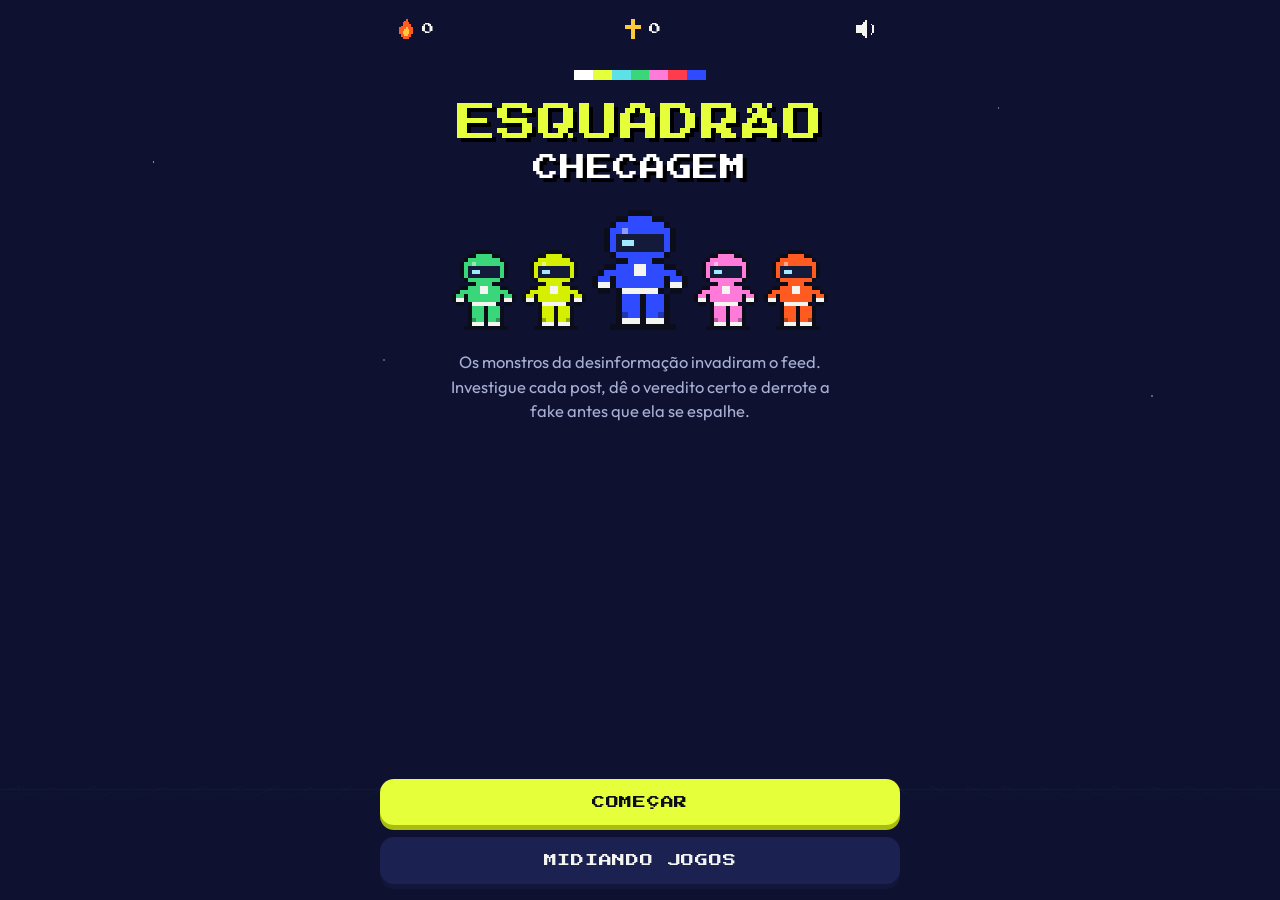
<file: v2/quiz/index.html>
<!doctype html>
<html lang="pt-BR">
<meta charset="utf-8">
<meta name="viewport" content="width=device-width,initial-scale=1,viewport-fit=cover">
<title>Esquadrão Checagem</title>
<meta name="description" content="Quiz Midiando versão 2: monte seu ranger, derrote os monstros da desinformação e ganhe XP, combos e baús.">
<meta property="og:title" content="Esquadrão Checagem · Quiz Midiando">
<meta property="og:description" content="Derrote os monstros da desinformação checando posts, prints e notícias.">
<meta name="theme-color" content="#0E1230">
<link rel="icon" href="data:image/svg+xml,%3Csvg xmlns='http://www.w3.org/2000/svg' viewBox='0 0 64 64'%3E%3Crect width='64' height='64' rx='14' fill='%230E1230'/%3E%3Crect x='14' y='12' width='36' height='30' rx='10' fill='%232F4BFF'/%3E%3Crect x='18' y='22' width='28' height='10' fill='%23E6FF3B'/%3E%3Crect x='20' y='44' width='24' height='10' fill='%232F4BFF'/%3E%3C/svg%3E">
<link rel="preconnect" href="https://fonts.googleapis.com">
<link rel="preconnect" href="https://fonts.gstatic.com" crossorigin>
<link rel="stylesheet" href="https://fonts.googleapis.com/css2?family=Press+Start+2P&family=Pixelify+Sans:wght@400;600;700&family=Outfit:wght@400;600;700&display=swap">
<link rel="stylesheet" href="../esquadrao.css">
<style>
/* posts simulados: tela de celular clara dentro do estúdio escuro */
.post{background:#fff;color:#111216;border-radius:14px;overflow:hidden;font-family:var(--f-read);font-size:15.5px;line-height:1.45}
.phead{display:flex;align-items:center;gap:10px;padding:11px 12px}
.av{width:32px;height:32px;border-radius:50%;display:grid;place-items:center;font-weight:700;font-size:12px;flex:none;color:#111216}
.who{min-width:0;line-height:1.25}.who b{display:block;font-weight:700;font-size:14.5px}.who span{font-size:12.5px;color:#5A5D6B}
.verified{display:inline-grid;place-items:center;width:14px;height:14px;border-radius:50%;background:#2F4BFF;color:#fff;font-size:9px;vertical-align:1px;margin-left:4px}
.ptext{padding:0 12px 12px}
.pimg{line-height:0}.pimg svg{width:100%;height:auto;display:block}
.pfoot{padding:0 12px 12px;font-size:13px;color:#5A5D6B;display:flex;gap:14px}
.zap{background:#ECF3E8}.zap .bubble{margin:0 12px 12px;background:#fff;border-radius:4px 12px 12px 12px;padding:8px 11px 6px}
.zap .fwd{display:block;font-size:12px;color:#5A5D6B;font-style:italic;margin-bottom:3px}.zap .time{display:block;text-align:right;font-size:11px;color:#5A5D6B}
.site .domain{padding:9px 12px;border-bottom:1px solid #DCDEE6;font-size:13px;color:#5A5D6B}.site .domain b{color:#111216}
.site .shared{padding:10px 12px 0;font-size:12.5px;color:#5A5D6B}
.site h3{font-family:var(--f-read);font-weight:700;font-size:19px;line-height:1.2;padding:10px 12px 4px;letter-spacing:-.01em}
.site .date{padding:0 12px;font-size:13px;color:#5A5D6B}.site .lede{padding:8px 12px 14px}
.quote{background:#111216;color:#fff;padding:24px 18px;font-family:var(--f-px);font-size:15px;line-height:1.5}
.quote small{display:block;font-family:var(--f-read);font-size:14px;margin-top:10px;color:#E6FF3B}
.skills{display:grid;grid-template-columns:repeat(3,1fr);gap:8px}
.skill{background:var(--tile);border:2px solid var(--line);border-bottom-width:5px;border-radius:14px;padding:10px 6px 8px;display:flex;flex-direction:column;align-items:center;gap:6px;font-size:14px;line-height:1.15;text-align:center}
.skill canvas{width:32px;height:40px}
.skill.on{border-color:var(--lime);background:#2C3570;color:var(--lime)}
.skill.key{border-color:var(--gold)}
.skill[disabled]:not(.on){opacity:.35;cursor:not-allowed}
.reveal{background:#2C3570;border-left:0;border-radius:12px;padding:12px 14px;font-family:var(--f-read);font-size:15.5px;line-height:1.5}
.reveal .label{color:var(--lime);display:block;margin-bottom:4px}
.title{display:flex;flex-direction:column;align-items:center;gap:20px;text-align:center;padding-top:10px}
.logo{font-family:var(--f-px);line-height:1.15;text-shadow:4px 4px 0 #000}
.logo .a{display:block;font-size:clamp(26px,8.4vw,40px);color:var(--lime);-webkit-text-stroke:0}
.logo .b{display:block;font-size:clamp(18px,5.6vw,26px);color:#fff;margin-top:8px}
.lineup{display:flex;justify-content:center;align-items:flex-end;gap:6px;margin-top:6px}
.lineup .px{animation:bob 1.2s steps(2) infinite}
.lineup .px:nth-child(2n){animation-delay:.3s}
.pick{display:grid;grid-template-columns:repeat(3,1fr);gap:10px}
.pick button{background:var(--tile);border:2px solid var(--line);border-bottom-width:5px;border-radius:14px;padding:12px 6px;display:flex;flex-direction:column;align-items:center;gap:8px;font-size:15px}
.pick button[aria-pressed="true"]{border-color:var(--lime);background:#2C3570}
.pick button.locked{opacity:.4}
.topbar{display:flex;align-items:center;justify-content:space-between;gap:10px;font-family:var(--f-px);font-size:12px}
.topbar .stat{display:flex;align-items:center;gap:6px}
.topbar .stat svg{width:20px;height:20px}
</style>

<div class="app" id="app"></div>
<div id="bottom"></div>

<script src="../esquadrao.js"></script>
<script>
(() => {
const {$, esc, sleep, store, audio:A, ICON} = ESQ;
const app = $('#app'), bottom = $('#bottom');

/* posts fictícios (mesmos da versão 1) */
const IMG = {
  enchente:`<svg viewBox="0 0 320 180"><rect width="320" height="180" fill="#a9b9c2"/><rect x="18" y="52" width="70" height="78" fill="#F4F5F0"/><path d="M12 56 53 24 94 56Z" fill="#c7cdd6"/><rect x="40" y="70" width="20" height="18" fill="#7f95a3"/><rect x="120" y="40" width="88" height="90" fill="#e3d7c3"/><rect x="134" y="56" width="20" height="18" fill="#7f95a3"/><rect x="172" y="56" width="20" height="18" fill="#7f95a3"/><rect x="236" y="62" width="66" height="68" fill="#d2c6d9"/><path d="M0 112q20-10 40 0t40 0 40 0 40 0 40 0 40 0 40 0 40 0V180H0Z" fill="#6f8577"/></svg>`,
  cha:`<svg viewBox="0 0 320 180"><rect width="320" height="180" fill="#BFFF8A"/><path d="M110 70h90v52a30 30 0 0 1-30 30h-30a30 30 0 0 1-30-30Z" fill="#fff"/><path d="M114 84h82" stroke="#9c7b3a" stroke-width="10"/><circle cx="262" cy="128" r="26" fill="#E6FF3B"/><text x="16" y="168" font-family="Anton,Impact,sans-serif" font-size="24" fill="#111216">CURA EM 24H?!</text></svg>`,
  grafico:`<svg viewBox="0 0 320 180"><rect width="320" height="180" fill="#F4F5F0"/><text x="18" y="40" font-family="Impact,sans-serif" font-size="28" fill="#111216">90% NÃO VÃO VOTAR</text><rect x="40" y="58" width="80" height="104" fill="#FF5A1F"/><rect x="170" y="148" width="80" height="14" fill="#2F4BFF"/><path d="M24 162h272" stroke="#111216" stroke-width="2"/></svg>`
};
const Q = [
  {tipo:'zap', autor:'Tia Neide', ini:'TN', cor:'#FFD2BF', meta:'Encaminhada com frequência',
   texto:'⚠️ URGENTE ⚠️ A partir de segunda-feira quem não fez a biometria vai ter o CPF BLOQUEADO!!! O governo não está avisando na TV. Repassa pra todo mundo antes que apaguem essa mensagem!!',
   pistas:{quem:'Sua tia recebeu num grupo e repassou. Ela não sabe quem escreveu primeiro. O aviso "Encaminhada com frequência" mostra que a mensagem já passou por muitas conversas.', quando:'Não tem data. "A partir de segunda" pode ser qualquer segunda, de qualquer ano.', origem:'Nenhum link, nenhum órgão citado. O site do TSE não tem esse aviso, e o CPF é da Receita Federal, não da Justiça Eleitoral.'},
   chave:'origem', resposta:'falso', sinal:'Urgência, nenhuma fonte e pedido para repassar. "Antes que apaguem" é um gatilho clássico para você compartilhar sem pensar.', dica:'Procure o assunto no site oficial (tse.jus.br) ou numa agência de checagem antes de repassar.'},
  {tipo:'insta', autor:'noticiasdobairro.agora', ini:'NB', cor:'#CFE3FF', meta:'Perfil criado há 3 semanas · 214 seguidores', img:'enchente',
   texto:'Olha como ficou a avenida AGORA depois da chuva de ontem à noite 😱 A prefeitura abandonou a gente!',
   pistas:{quem:'Perfil novo, sem nome de responsável e com poucas publicações. Isso sozinho não prova mentira, mas pede cuidado.', quando:'Postado hoje às 7h12. A legenda diz "agora", mas a foto pode ser de qualquer época.', origem:'A busca reversa de imagem mostra a mesma foto publicada em 2019, em outra cidade, numa enchente diferente.'},
   chave:'origem', resposta:'contexto', sinal:'A foto é real, mas é de outro lugar e de outro ano. O fato existiu; a história contada agora é outra.', dica:'Use a busca reversa de imagem (Google Lens ou TinEye) para ver onde a foto apareceu pela primeira vez.'},
  {tipo:'site', dominio:'tse.jus.br', veiculo:'Tribunal Superior Eleitoral', data:'Notícias · ano de eleição', titulo:'Cadastro eleitoral fecha 150 dias antes da eleição',
   texto:'Quem quer tirar o primeiro título, transferir ou atualizar dados precisa resolver tudo até 150 dias antes do dia da votação. O pedido pode começar pelo Autoatendimento Eleitoral, na internet.',
   pistas:{quem:'Site oficial do Tribunal Superior Eleitoral. Endereços terminados em .jus.br são de órgãos do Judiciário.', quando:'Publicado em ano de eleição. A regra dos 150 dias está na Lei das Eleições (Lei 9.504/1997).', origem:'A mesma informação aparece nos sites dos Tribunais Regionais Eleitorais, como o TRE-CE.'},
   chave:'quem', resposta:'confiavel', sinal:'Fonte oficial, informação que dá pra conferir em outros lugares e nenhum apelo emocional. Esse pode ser compartilhado.', dica:'Mesmo com fonte boa, confira o endereço do site letra por letra: golpistas copiam páginas oficiais.'},
  {tipo:'tweet', autor:'Jornal do Povo', handle:'@JornaIdoPovo', ini:'JP', cor:'#E8CCFF', meta:'Conta criada em setembro',
   texto:'URGENTE: universidades federais vão cobrar mensalidade a partir do ano que vem. Decisão saiu hoje no Diário Oficial.',
   pistas:{quem:'O @ usa um "I" maiúsculo no lugar do "l". O perfil verdadeiro do jornal é outro e não publicou nada parecido.', quando:'A conta foi criada no mês passado e tem só 12 posts, todos "urgentes".', origem:'Cita o Diário Oficial, mas sem link nem número do ato. E a Constituição (art. 206) garante ensino gratuito nas instituições públicas.'},
   chave:'quem', resposta:'falso', sinal:'Perfil impostor. Copiar nome e foto de um veículo conhecido é um jeito rápido de ganhar a sua confiança.', dica:'Abra o perfil: confira o @, a data de criação e se o veículo publicou a mesma notícia no próprio site.'},
  {tipo:'insta', autor:'dr.natural.saude', ini:'DR', cor:'#BFFF8A', meta:'Link na bio: loja de chás', img:'cha',
   texto:'Médico REVELA: chá de boldo com limão cura a dengue em 24 horas. Os laboratórios não querem que você saiba! 🍋🌿',
   pistas:{quem:'O perfil não informa nome completo nem registro no conselho de medicina (CRM). O link da bio vende o chá do vídeo.', quando:'O mesmo vídeo volta a circular a cada surto de dengue.', origem:'Nenhum estudo citado. Não existe remédio caseiro que cure a dengue: o tratamento é hidratação e acompanhamento no posto de saúde.'},
   chave:'quem', resposta:'falso', sinal:'Apelo emocional ("não querem que você saiba"), promessa milagrosa e alguém lucrando com a venda.', dica:'Desconfie de cura rápida. Procure o nome e o CRM do profissional e veja o que dizem as fontes de saúde pública.'},
  {tipo:'site', dominio:'portalcidade.com.br', veiculo:'Portal Cidade', data:'Publicado em 12/03/2015', compartilhado:'Davi compartilhou hoje no grupo da turma', titulo:'Prefeitura anuncia meia passagem para estudantes também nos fins de semana',
   texto:'A medida vale a partir do próximo mês e foi aprovada pela Câmara Municipal na última terça-feira.',
   pistas:{quem:'Portal de notícias local, que assina as matérias e tem endereço e expediente no site.', quando:'A matéria é de março de 2015. O Davi compartilhou hoje como se fosse novidade. A regra pode ter mudado várias vezes desde então.', origem:'O texto cita uma lei municipal daquele ano, mas não dá pra saber pela matéria se ela continua valendo.'},
   chave:'quando', resposta:'contexto', sinal:'Notícia velha compartilhada como nova. Era verdade em 2015; hoje, pode não ser.', dica:'Olhe a data antes do título. Depois confira no site da prefeitura se a regra ainda vale.'},
  {tipo:'insta', autor:'brasil.acorda.ja', ini:'BA', cor:'#FFD2BF', meta:'Página · 30 posts por dia', img:'grafico',
   texto:'PESQUISA: 9 em cada 10 jovens NÃO vão votar na próxima eleição. A juventude desistiu do Brasil!',
   pistas:{quem:'Página de opinião, sem jornalistas ou responsáveis identificados.', quando:'Postado ontem, sem dizer quando a "pesquisa" foi feita.', origem:'Não diz qual instituto fez a pesquisa, quantas pessoas foram ouvidas nem onde. O gráfico não tem números no eixo.'},
   chave:'origem', resposta:'falso', sinal:'Pesquisa sem instituto, sem amostra e sem data não é pesquisa. Gráfico sem escala serve só para impressionar.', dica:'Pesquisa séria informa instituto, número de entrevistados, margem de erro e data. Pesquisas eleitorais precisam ser registradas na Justiça Eleitoral.'},
  {tipo:'insta', autor:'justica.eleitoral.oficial', verificado:true, ini:'JE', cor:'#E6FF3B', meta:'Perfil verificado · desde 2014',
   texto:'⚠️ ALERTA DE GOLPE: a Justiça Eleitoral não envia SMS nem WhatsApp com link para "regularizar" o título. Tirar o título é gratuito, e nenhum serviço é cobrado por mensagem.',
   pistas:{quem:'Perfil verificado, ativo há anos, com link para um site .jus.br na bio.', quando:'Publicado nesta semana, perto do fim do prazo do cadastro, época em que esse golpe mais aparece.', origem:'O mesmo alerta está no site do TSE, na área de serviços ao eleitor.'},
   chave:'quem', resposta:'confiavel', sinal:'Fonte oficial, que não pede nada de você, e a informação confere com outros canais oficiais.', dica:'Órgão público não cobra por mensagem. Na dúvida, digite você mesmo o endereço do site em vez de clicar em links.'},
  {tipo:'quote', autor:'Política Sem Filtro', ini:'PF', cor:'#E8CCFF', meta:'Página · sem responsável identificado', frase:'"Estudante não precisa de ônibus. Que vá a pé!"', fala:'Vereador Juca Batista (personagem fictício)',
   texto:'Compartilhe se você também está revoltado!! 😡😡',
   pistas:{quem:'Página anônima que só publica cards contra um mesmo grupo político.', quando:'Sem data e sem dizer onde a frase teria sido dita.', origem:'Nenhum jornal, vídeo ou ata da Câmara registra essa fala. Só existe o card.'},
   chave:'origem', resposta:'falso', sinal:'Frase forte, sem vídeo, sem data e sem lugar. Quando ninguém mais registrou uma frase polêmica, ela provavelmente foi inventada.', dica:'Busque a frase entre aspas. Veja se algum veículo ou as atas da Câmara registram a fala.'}
];
const EPS = [
  {t:'Corrente do Zap', sub:'Mensagens urgentes e perfis falsos', mon:{nome:'ZAPZILLA', c:'#3AD67A'}, posts:[0,3,5], premio:'rosa'},
  {t:'Imagem enganosa', sub:'Fotos recicladas e promessas milagrosas', mon:{nome:'FOTOFAKE', c:'#8B5CF6'}, posts:[1,4,6], premio:'verde'},
  {t:'Fonte oficial?', sub:'Quando dá pra confiar e quando não dá', mon:{nome:'CLONE-X', c:'#FF3B4E'}, posts:[2,7,8], premio:'roxo'}
];
const PISTA = {quem:'Quem postou?', quando:'Quando?', origem:'De onde veio?'};
const VER = {confiavel:'Confiável', falso:'Falso', contexto:'Fora de contexto'};
const PISTA_COR = {quem:'#2F4BFF', quando:'#D4F000', origem:'#FF5A1F'};

/* progresso salvo neste navegador */
let prog = store.get('quiz2', null) || {cor:null, done:[], baus:[], xp:0, cores:['azul','lima','laranja'], hist:{}};
const save = () => store.set('quiz2', prog);
const corHex = k => ESQ.COLORS.find(c=>c.k===k).c;

function hud(){
  return `<div class="topbar"><span class="stat" title="Ofensiva">${ICON.flame}${ESQ.streak.get()}</span><span class="stat" title="XP">${ICON.xp}${prog.xp}</span>${ESQ.soundButton()}</div>`;
}
function clearBottom(){ bottom.innerHTML = ''; }
function setBottom(html){ bottom.innerHTML = `<div class="bottom"><div class="in">${html}</div></div>`; }

/* ---------- abertura ---------- */
function title(){
  A.music('title'); clearBottom();
  app.innerHTML = `${hud()}
  <div class="title">
    <div class="bars"><i></i><i></i><i></i><i></i><i></i><i></i><i></i></div>
    <h1 class="logo"><span class="a">ESQUADRÃO</span><span class="b">CHECAGEM</span></h1>
    <div class="lineup" id="lineup"></div>
    <p class="read muted" style="max-width:36ch">Os monstros da desinformação invadiram o feed. Investigue cada post, dê o veredito certo e derrote a fake antes que ela se espalhe.</p>
  </div>`;
  ['verde','lima','azul','rosa','laranja'].forEach((k,i)=>$('#lineup').appendChild(ESQ.hero(corHex(k), i===2?6:4)));
  setBottom(`<button class="btn" id="go">${prog.cor ? 'Continuar' : 'Começar'}</button><a class="btn ghost" href="../../" style="text-decoration:none">Midiando Jogos</a>`);
  $('#go').onclick = () => { A.init(); A.sfx.select(); prog.cor ? map() : pickColor(); };
}

/* ---------- escolha do ranger ---------- */
function pickColor(){
  A.music('title');
  app.innerHTML = `${hud()}<h2 style="font-size:16px;line-height:1.5">Escolha seu ranger</h2>
    <p class="read muted">Cada episódio vencido libera uma cor nova.</p>
    <div class="pick" id="pick"></div>`;
  let sel = prog.cor || prog.cores[0];
  const draw = () => {
    $('#pick').innerHTML = '';
    ESQ.COLORS.forEach(c=>{
      const free = prog.cores.includes(c.k), b = document.createElement('button');
      b.setAttribute('aria-pressed', sel===c.k); if(!free) b.classList.add('locked');
      b.appendChild(ESQ.hero(free ? c.c : '#3A4170', 4));
      b.insertAdjacentHTML('beforeend', `<span>${free ? 'Ranger '+c.nome : 'Bloqueado'}</span>`);
      b.onclick = () => { if(!free){ A.sfx.wrong(); ESQ.toast('Vença episódios para liberar'); return; } sel = c.k; A.sfx.select(); draw(); };
      $('#pick').appendChild(b);
    });
  };
  draw();
  setBottom(`<button class="btn" id="ok">Esse é o meu</button>`);
  $('#ok').onclick = () => { prog.cor = sel; save(); A.sfx.join(); map(); };
}

/* ---------- trilha ---------- */
function map(){
  A.music('map'); clearBottom();
  const nodes = [];
  EPS.forEach((e,i)=>{ nodes.push({tipo:'ep', i}); nodes.push({tipo:'bau', i}); });
  const curEp = EPS.findIndex((_,i)=>!prog.done.includes(i));
  app.innerHTML = `${hud()}
    <div class="unit"><span class="label" style="color:#fff">Temporada 1</span><h2>Esquadrão Checagem</h2><p class="read">3 episódios, 9 posts. Cada episódio vencido abre um baú.</p></div>
    <div class="path" id="path"></div>`;
  const path = $('#path');
  const offs = [0, 60, 20, -50, -10, 50];
  nodes.forEach((n,k)=>{
    const wrap = document.createElement('div'); wrap.style.cssText = `display:flex;flex-direction:column;align-items:center;gap:22px;transform:translateX(${offs[k%offs.length]}px)`;
    const b = document.createElement('button'); b.className = 'node';
    if(n.tipo==='ep'){
      const done = prog.done.includes(n.i), cur = n.i===curEp, lock = !done && !cur && n.i>curEp && curEp!==-1;
      b.classList.add(cur ? 'cur' : lock ? 'lock' : 'x');
      b.innerHTML = lock ? ICON.lock : done ? ICON.star : String(n.i+1);
      b.setAttribute('aria-label', `Episódio ${n.i+1}: ${EPS[n.i].t}`);
      if(cur) b.insertAdjacentHTML('beforeend', `<span class="tip">COMEÇAR</span>`);
      b.onclick = () => { if(lock){ A.sfx.wrong(); ESQ.anim(b,'shake',400); return; } A.sfx.select(); lesson(n.i); };
      wrap.appendChild(b);
      wrap.insertAdjacentHTML('beforeend', `<div class="nodelabel">EP ${n.i+1} · ${EPS[n.i].t.toUpperCase()}</div>`);
      const m = ESQ.monster(lock ? '#3A4170' : EPS[n.i].mon.c, 3); m.style.cssText = 'position:absolute;right:-70px;top:10px'; wrap.style.position='relative'; wrap.appendChild(m);
    } else {
      const opened = prog.baus.includes(n.i), ready = prog.done.includes(n.i) && !opened;
      b.classList.add('chest'); if(!ready && !opened) b.classList.add('lock'); if(opened) b.classList.add('opened');
      if(ready) b.style.animation = 'nodebob 1s ease-in-out infinite';
      b.innerHTML = opened ? ICON.chestOpen : ICON.chest; b.setAttribute('aria-label', 'Baú');
      b.onclick = () => { if(ready){ chest(n.i); } else { A.sfx.click(); ESQ.toast(opened ? 'Baú já aberto' : 'Vença o episódio para abrir'); } };
      wrap.appendChild(b);
    }
    path.appendChild(wrap);
  });
  const end = document.createElement('div'); end.style.cssText='display:flex;flex-direction:column;align-items:center;gap:10px';
  const allDone = prog.done.length === EPS.length;
  end.innerHTML = `<button class="node ${allDone?'':'lock'}" aria-label="Final da temporada">${ICON.trophy}</button><div class="nodelabel">FINAL DA TEMPORADA</div>`;
  end.querySelector('button').onclick = () => allDone ? finale() : (A.sfx.wrong(), ESQ.toast('Vença os 3 episódios'));
  path.appendChild(end);
  const me = ESQ.hero(corHex(prog.cor), 3); me.style.cssText = 'margin-top:-6px';
  const curNode = path.querySelector('.node.cur'); if(curNode) curNode.parentElement.appendChild(me);
  setTimeout(()=>{ const t = path.querySelector('.node.cur') || path.querySelector('.chest:not(.lock):not(.opened)'); if(t) t.scrollIntoView({block:'center', behavior:'smooth'}); }, 200);
}

/* ---------- episódio (batalha) ---------- */
let L;
function lesson(ep){
  A.music('battle');
  L = {ep, i:0, hearts:3, hp:3, xp:0, combo:0, maxCombo:0, acertos:0, pista:null, sel:null, checked:false, t0:Date.now()};
  renderRound();
}
function postHTML(q){
  const head = `<div class="phead"><div class="av" style="background:${q.cor}">${q.ini}</div><div class="who"><b>${esc(q.autor)}${q.verificado?'<span class="verified">✓</span>':''}</b><span>${esc(q.handle?q.handle+' · ':'')}${esc(q.meta)}</span></div></div>`;
  if(q.tipo==='zap') return `<article class="post zap">${head}<div class="bubble"><span class="fwd">↪↪ ${esc(q.meta)}</span><p>${esc(q.texto)}</p><span class="time">07:42 ✓✓</span></div></article>`;
  if(q.tipo==='site') return `<article class="post site"><div class="domain">🔒 <b>${esc(q.dominio)}</b></div>${q.compartilhado?`<div class="shared">↪ ${esc(q.compartilhado)}</div>`:''}<h3>${esc(q.titulo)}</h3><div class="date">${esc(q.veiculo)} · ${esc(q.data)}</div><p class="lede">${esc(q.texto)}</p></article>`;
  if(q.tipo==='quote') return `<article class="post">${head}<div class="quote">${esc(q.frase)}<small>${esc(q.fala)}</small></div><p class="ptext" style="padding-top:12px">${esc(q.texto)}</p></article>`;
  if(q.tipo==='tweet') return `<article class="post">${head}<p class="ptext">${esc(q.texto)}</p><div class="pfoot"><span>↻ 4,1 mil</span><span>♥ 9,8 mil</span></div></article>`;
  return `<article class="post">${head}${q.img?`<div class="pimg">${IMG[q.img]}</div>`:''}<p class="ptext" style="padding-top:12px"><b>${esc(q.autor)}</b> ${esc(q.texto)}</p></article>`;
}
function renderRound(){
  const e = EPS[L.ep], q = Q[e.posts[L.i]];
  const pct = (L.i + (L.checked?1:0)) / e.posts.length * 100;
  app.innerHTML = `
    <div class="hud"><button class="x" id="sair" aria-label="Sair do episódio">✕</button><div class="prog"><i style="width:${pct}%"></i></div>
      <span class="stat" id="hearts">${Array.from({length:3},(_,k)=>`<span class="heart ${k>=L.hearts?'lost':''}" style="display:inline-block;width:20px;height:18px">${ICON.heart}</span>`).join('')}</span></div>
    <div class="stage" id="stage">
      <div class="nameplate l"><span>VOCÊ</span></div>
      <div class="nameplate r"><span>${e.mon.nome}</span><div class="hp">${Array.from({length:3},(_,k)=>`<i class="${k>=L.hp?'off':''}"></i>`).join('')}</div></div>
      ${L.combo>=2?`<div class="combo">COMBO x${L.combo}</div>`:''}
      <div class="actor left" id="me"></div><div class="actor right" id="mon"></div>
    </div>
    ${postHTML(q)}
    <div class="panel">
      <span class="label">Escanear (escolha 1 pista)</span>
      <div class="skills" id="skills"></div>
      <div id="reveal"></div>
      <span class="label">Seu veredito</span>
      <div class="tiles c3" id="ver"></div>
    </div>`;
  $('#me').appendChild(ESQ.hero(corHex(prog.cor), 5));
  $('#mon').appendChild(ESQ.monster(e.mon.c, 5));
  $('#sair').onclick = () => { A.sfx.click(); map(); };
  const sk = $('#skills');
  Object.keys(PISTA).forEach(p=>{
    const b = document.createElement('button'); b.className = 'skill'; b.dataset.p = p;
    if(L.pista===p) b.classList.add('on'); if(L.checked && q.chave===p && L.pista!==p) b.classList.add('key');
    if(L.pista || L.checked) b.disabled = true;
    const ic = ESQ.hero(PISTA_COR[p], 2); b.appendChild(ic); b.insertAdjacentHTML('beforeend', `<span>${PISTA[p]}</span>`);
    b.onclick = () => { if(L.pista || L.checked) return; L.pista = p; A.sfx.scan(); renderRound(); ESQ.float('+ PISTA', b, '#E6FF3B'); };
    sk.appendChild(b);
  });
  if(L.pista) $('#reveal').innerHTML = `<div class="reveal"><span class="label">${PISTA[L.pista]}</span>${esc(q.pistas[L.pista])}</div>`;
  const vr = $('#ver');
  Object.keys(VER).forEach(v=>{
    const b = document.createElement('button'); b.className = 'tile center'; b.textContent = VER[v];
    if(L.sel===v) b.classList.add('sel');
    if(L.checked){ b.disabled = true; if(v===q.resposta) b.classList.add('ok'); else if(v===L.sel) b.classList.add('no'); }
    b.onclick = () => { if(L.checked) return; L.sel = v; A.sfx.click(); renderRound(); };
    vr.appendChild(b);
  });
  if(!L.checked){
    setBottom(`<button class="btn" id="check" ${L.sel?'':'disabled'}>Verificar</button>`);
    $('#check').onclick = check;
  }
}
async function check(){
  const e = EPS[L.ep], q = Q[e.posts[L.i]], ok = L.sel === q.resposta;
  L.checked = true; clearBottom();
  let ganho = 0;
  if(ok){ L.combo++; L.maxCombo = Math.max(L.maxCombo, L.combo); L.acertos++; ganho = 10 + (L.pista===q.chave?5:0) + (L.combo>=2?5:0); L.hp--; }
  else { L.combo = 0; L.hearts--; }
  L.xp += ganho;
  prog.hist[e.posts[L.i]] = {ok, pista:L.pista, pistaCerta:L.pista===q.chave};
  renderRound();
  const me = $('#me'), mon = $('#mon'), stage = $('#stage');
  if(ok){
    A.sfx.correct(L.combo);
    ESQ.anim(me, 'dash-r', 450); await sleep(180); A.sfx.hit(); ESQ.anim(mon, 'hit', 450);
    const [x,y] = ESQ.center(mon); ESQ.burst(x, y, ['#E6FF3B','#fff',e.mon.c], 24);
    ESQ.float(`+${ganho} XP`, mon);
    if(L.hp===0){ await sleep(420); A.sfx.boom(); mon.classList.add('boom'); ESQ.burst(x, y, ['#E6FF3B','#FF5A1F','#fff',e.mon.c], 70, 8); ESQ.anim(stage,'shake',400); }
  } else {
    A.sfx.wrong(); ESQ.anim(mon, 'dash-l', 450); await sleep(180); A.sfx.hit(); ESQ.anim(me, 'hit', 450); ESQ.anim(stage, 'shake', 400);
    A.sfx.heart();
  }
  const last = L.i === e.posts.length-1 || L.hearts === 0;
  bottom.innerHTML = `<div class="sheet ${ok?'ok':'no'}"><div class="in">
    <h3>${ok ? (L.hp===0 ? 'FAKE DERROTADA!' : 'MANDOU BEM!') : 'NÃO FOI DESSA VEZ'}</h3>
    <div class="read">${ok ? '' : `<p>Resposta certa: <b>${VER[q.resposta]}</b>.</p>`}<p><b>O sinal:</b> ${esc(q.sinal)}</p>${L.pista!==q.chave?`<p><b>A pista que entregava:</b> ${PISTA[q.chave]} ${esc(q.pistas[q.chave])}</p>`:''}<p><b>Como checar:</b> ${esc(q.dica)}</p></div>
    <button class="btn ${ok?'green':'red'}" id="next">${last ? 'Continuar' : 'Próximo post'}</button></div></div>`;
  $('#next').onclick = () => {
    A.sfx.click();
    if(L.hearts === 0) return fail();
    if(L.i < e.posts.length-1){ L.i++; L.pista = null; L.sel = null; L.checked = false; clearBottom(); renderRound(); window.scrollTo(0,0); }
    else complete();
  };
}
function fail(){
  A.music('map');
  app.innerHTML = `<div class="reward"><h1>SEM CORAÇÕES</h1><div id="fm" class="jump"></div><p class="read muted">${EPS[L.ep].mon.nome} escapou dessa vez. Respire, releia as pistas e tente de novo.</p></div>`;
  $('#fm').appendChild(ESQ.monster(EPS[L.ep].mon.c, 8)); A.sfx.wrong();
  setBottom(`<button class="btn" id="re">Reprise do episódio</button><button class="btn ghost" id="m">Voltar à trilha</button>`);
  $('#re').onclick = () => lesson(L.ep); $('#m').onclick = map;
}

/* ---------- recompensas ---------- */
async function complete(){
  const e = EPS[L.ep], first = !prog.done.includes(L.ep);
  const bonus = first ? 20 : 0, total = L.xp + bonus;
  prog.xp += total; if(first) prog.done.push(L.ep); save();
  const secs = Math.round((Date.now()-L.t0)/1000), prec = Math.round(L.acertos/e.posts.length*100);
  A.music(null); A.sfx.win(); ESQ.confetti();
  clearBottom();
  app.innerHTML = `<div class="reward">
    <h1>EPISÓDIO<br>CONCLUÍDO!</h1>
    <div id="hero" class="jump"></div>
    <div class="statrow">
      <div class="sbox" style="--c:var(--gold)"><div class="t">XP TOTAL</div><div class="v" id="s1">0</div></div>
      <div class="sbox" style="--c:var(--green)"><div class="t">PRECISÃO</div><div class="v"><span id="s2">0</span>%</div></div>
      <div class="sbox" style="--c:var(--blue-hi)"><div class="t">COMBO</div><div class="v">x<span id="s3">0</span></div></div>
    </div>
    <p class="read muted">${first?'Bônus de primeira vitória: +20 XP. ':''}Tempo: ${Math.floor(secs/60)}min${String(secs%60).padStart(2,'0')}s.</p>
  </div>`;
  $('#hero').appendChild(ESQ.hero(corHex(prog.cor), 7));
  await ESQ.countUp($('#s1'), total); await ESQ.countUp($('#s2'), prec, 600); await ESQ.countUp($('#s3'), L.maxCombo, 400);
  setBottom(`<button class="btn" id="c">Continuar</button>`);
  $('#c').onclick = streakScreen;
}
function streakScreen(){
  const s = ESQ.streak.hit();
  if(!s.novo) return map();
  A.sfx.chest();
  app.innerHTML = `<div class="reward" style="padding-top:60px">
    <div class="flame jump">${ICON.flame.replace('<svg','<svg style="width:110px;height:132px"')}</div>
    <h1 style="color:var(--orange)">${s.n} ${s.n===1?'DIA':'DIAS'} DE OFENSIVA</h1>
    <p class="read muted">Volte amanhã para manter a chama acesa. Cada dia jogando conta.</p></div>`;
  setBottom(`<button class="btn" id="c">Continuar</button>`); $('#c').onclick = map;
}
function chest(i){
  const k = EPS[i].premio, c = ESQ.COLORS.find(x=>x.k===k);
  A.music(null);
  app.innerHTML = `<div class="reward" style="padding-top:50px"><h1>BAÚ DO EPISÓDIO ${i+1}</h1>
    <button class="chestbig" id="bau" aria-label="Abrir baú">${ICON.chest.replace('<svg','<svg style="width:120px;height:105px"')}</button>
    <p class="read muted" id="msg">Toque no baú para abrir.</p><div id="prize"></div></div>`;
  clearBottom();
  $('#bau').onclick = async () => {
    const b = $('#bau'); if(b.dataset.open) return; b.dataset.open = 1;
    A.sfx.chest(); b.classList.add('open'); b.innerHTML = ICON.chestOpen.replace('<svg','<svg style="width:120px;height:105px"');
    const [x,y] = ESQ.center(b); ESQ.burst(x, y, ['#FFC93C','#FFE27A','#fff', c.c], 60, 7);
    await sleep(500);
    $('#msg').innerHTML = `Nova cor liberada: <b style="color:${c.c}">Ranger ${c.nome}</b> e +30 XP`;
    $('#prize').appendChild(ESQ.hero(c.c, 6)); $('#prize').firstChild.classList.add('jump');
    if(!prog.cores.includes(k)) prog.cores.push(k); prog.baus.push(i); prog.xp += 30; save();
    setBottom(`<button class="btn" id="usar">Usar o Ranger ${c.nome}</button><button class="btn ghost" id="m">Voltar à trilha</button>`);
    $('#usar').onclick = () => { prog.cor = k; save(); A.sfx.join(); map(); };
    $('#m').onclick = map;
  };
}

/* ---------- final da temporada ---------- */
const PERFIS = {
  detetive:{nome:'Detetive de respeito', txt:'Você investiga antes de opinar e não cai em manchete apressada.'},
  aprendiz:{nome:'Aprendiz de checagem', txt:'Você já sabe onde procurar. Falta treinar o olho para datas, @ parecidos e fotos recicladas.'},
  desconfiado:{nome:'Desconfiança no máximo', txt:'Você desconfiou até do que era verdade. Checar serve para separar, não para descartar tudo.'},
  apressado:{nome:'Compartilhador apressado', txt:'Você respondeu rápido e investigou pouco. Uma pista leva 10 segundos.'}
};
function perfil(){
  const h = Object.entries(prog.hist), ac = h.filter(([,x])=>x.ok).length, us = h.filter(([,x])=>x.pista).length;
  const ver = h.filter(([k,x])=>Q[k].resposta==='confiavel' && !x.ok).length;
  if(us<=3) return 'apressado'; if(ac>=8) return 'detetive'; if(ver>=2) return 'desconfiado'; if(ac<=4 && us<=5) return 'apressado'; return 'aprendiz';
}
async function finale(){
  A.music('title'); ESQ.confetti(); A.sfx.win();
  const h = Object.values(prog.hist), ac = h.filter(x=>x.ok).length, p = PERFIS[perfil()];
  app.innerHTML = `${hud()}<div class="reward" style="padding-top:8px"><h1>TEMPORADA<br>COMPLETA!</h1><p class="read">${p.txt}</p></div><div class="share" id="share"><p class="read muted">Gerando seu cartão...</p></div>`;
  const cores = [prog.cor, ...prog.cores.filter(k=>k!==prog.cor)].slice(0,5).map(corHex);
  const url = await ESQ.card({kicker:'ESQUADRAO CHECAGEM', title:['NO QUIZ,','EU SOU'], highlight:p.nome.toUpperCase().slice(0,22), heroes:cores,
    stats:[['ACERTOS', `${ac}/9`], ['XP', prog.xp], ['OFENSIVA', ESQ.streak.get()]],
    lines:['Antes de compartilhar, investigue.'], footer:'@projetomidiando'});
  $('#share').innerHTML = `<img src="${url}" alt="Cartão: no Quiz Midiando eu sou ${esc(p.nome)}"><p class="read muted small" style="text-align:center;margin-top:8px">Toque e segure a imagem para salvar e postar.</p>`;
  setBottom(`<div class="row"><button class="btn" id="cp">Copiar legenda</button><button class="btn ghost" id="m">Trilha</button></div>`);
  $('#cp').onclick = () => ESQ.copy(`No Esquadrão Checagem eu sou "${p.nome}": ${ac}/9 acertos e ${prog.xp} XP. Antes de compartilhar, investigue! @projetomidiando`);
  $('#m').onclick = map;
}

title();
})();
</script>
</html>
</file>
<file: v2/esquadrao.css>
/* Esquadrão Midiando: estúdio de TV escuro, piso quadriculado, heróis em pixel art.
   Mecânicas de recompensa (trilha, corações, XP, combo, ofensiva, baú) no padrão de apps de estudo. */
:root{
  --night:#0E1230; --night-2:#161B44; --panel:#1B2150; --tile:#222A5E; --tile-edge:#11163A; --line:#2E3A7A;
  --blue:#2F4BFF; --blue-hi:#5B73FF; --lime:#E6FF3B; --lime-dk:#A9BD10; --orange:#FF5A1F; --orange-dk:#B83A0C;
  --pink:#FF7AD9; --green:#3AD67A; --green-dk:#1F8F4C; --red:#FF3B4E; --red-dk:#A8182A; --gold:#FFC93C; --gold-dk:#C48A10;
  --white:#F4F5F0; --muted:#A9B0D6; --ink:#0B0D1A;
  --f-px:"Press Start 2P","Pixelify Sans",ui-monospace,monospace;
  --f-ui:"Pixelify Sans","Trebuchet MS",system-ui,sans-serif;
  --f-read:"Outfit",system-ui,-apple-system,"Segoe UI",sans-serif;
  color-scheme:dark;
}
*{box-sizing:border-box}
[hidden]{display:none!important}
html,body{height:100%}
body{margin:0;background:var(--night);color:var(--white);font-family:var(--f-ui);font-size:18px;line-height:1.35;-webkit-tap-highlight-color:transparent;overflow-x:hidden}
body::before{content:"";position:fixed;inset:0;z-index:-1;pointer-events:none;
  background:
    radial-gradient(1.5px 1.5px at 12% 18%,#fff8 50%,transparent 51%),
    radial-gradient(1.5px 1.5px at 78% 12%,#fff6 50%,transparent 51%),
    radial-gradient(2px 2px at 64% 30%,#fff5 50%,transparent 51%),
    radial-gradient(1.5px 1.5px at 30% 40%,#fff4 50%,transparent 51%),
    radial-gradient(2px 2px at 90% 44%,#fff5 50%,transparent 51%),
    linear-gradient(transparent 62%,#0E1230 62%),
    var(--night);}
body::after{content:"";position:fixed;left:-50%;right:-50%;bottom:0;height:42%;z-index:-1;pointer-events:none;
  background:
    repeating-linear-gradient(90deg,#3AD67A22 0 2px,transparent 2px 64px),
    repeating-linear-gradient(0deg,#3AD67A22 0 2px,transparent 2px 40px),
    linear-gradient(#0E1230,#0F2A3A);
  transform:perspective(420px) rotateX(58deg);transform-origin:bottom}
button,input{font:inherit;color:inherit}
button{cursor:pointer;border:0;background:none}
button:focus-visible,input:focus-visible,a:focus-visible{outline:3px solid var(--lime);outline-offset:3px}
@media (prefers-reduced-motion:reduce){*{animation:none!important;transition:none!important}}
p{margin:0}
h1,h2,h3{margin:0;font-family:var(--f-px);font-weight:400;line-height:1.25;letter-spacing:.02em}
.px{image-rendering:pixelated;image-rendering:crisp-edges;display:block}
.app{max-width:520px;margin:0 auto;min-height:100%;padding:calc(12px + env(safe-area-inset-top,0px)) max(16px,env(safe-area-inset-right,0px)) calc(120px + env(safe-area-inset-bottom,0px)) max(16px,env(safe-area-inset-left,0px));display:flex;flex-direction:column;gap:14px}
.read{font-family:var(--f-read);font-size:16.5px;line-height:1.5}
.muted{color:var(--muted)}
.small{font-size:14px}

/* barras de cor de teste de TV */
.bars{display:flex;height:10px;width:132px}
.bars i{flex:1}
.bars i:nth-child(1){background:#fff}.bars i:nth-child(2){background:var(--lime)}.bars i:nth-child(3){background:#5CE1E6}
.bars i:nth-child(4){background:var(--green)}.bars i:nth-child(5){background:var(--pink)}.bars i:nth-child(6){background:var(--red)}.bars i:nth-child(7){background:var(--blue)}

/* botão grosso com degrau embaixo */
.btn{--c:var(--lime);--d:var(--lime-dk);--t:var(--ink);position:relative;display:flex;align-items:center;justify-content:center;gap:10px;width:100%;padding:15px 18px 14px;border-radius:14px;background:var(--c);color:var(--t);box-shadow:0 5px 0 var(--d);font-family:var(--f-px);font-size:13px;letter-spacing:.06em;text-transform:uppercase;transition:transform .06s,box-shadow .06s,filter .15s}
.btn:active{transform:translateY(4px);box-shadow:0 1px 0 var(--d)}
.btn:hover{filter:brightness(1.06)}
.btn[disabled]{--c:#2A3166;--d:#1A2048;--t:#6C74A8;cursor:not-allowed;filter:none}
.btn.green{--c:var(--green);--d:var(--green-dk);--t:var(--ink)}
.btn.red{--c:var(--red);--d:var(--red-dk);--t:#fff}
.btn.blue{--c:var(--blue);--d:#1C2FB0;--t:#fff}
.btn.ghost{--c:var(--panel);--d:var(--tile-edge);--t:var(--white)}
.row{display:flex;gap:10px}.row>*{flex:1}

/* HUD */
.hud{display:flex;align-items:center;gap:12px;font-family:var(--f-px);font-size:12px}
.hud .x{width:34px;height:34px;display:grid;place-items:center;color:var(--muted);font-size:18px;font-family:var(--f-ui)}
.hud .stat{display:flex;align-items:center;gap:6px;white-space:nowrap}
.hud .stat svg{width:20px;height:20px}
.prog{flex:1;height:16px;border-radius:8px;background:var(--panel);overflow:hidden;position:relative}
.prog i{display:block;height:100%;background:var(--lime);border-radius:8px;transition:width .45s cubic-bezier(.3,1.4,.6,1);position:relative}
.prog i::after{content:"";position:absolute;left:8px;right:8px;top:3px;height:4px;border-radius:2px;background:#fff7}
.heart.lost{animation:heartlost .6s steps(4) forwards}
@keyframes heartlost{0%{transform:scale(1)}40%{transform:scale(1.5) rotate(-12deg)}100%{transform:scale(1);filter:grayscale(1);opacity:.35}}

/* palco */
.stage{position:relative;height:190px;border-radius:16px;overflow:hidden;background:
  linear-gradient(transparent 58%,#0F2A3A 58%),
  radial-gradient(ellipse at 50% 20%,#25307a,#0E1230 70%);box-shadow:inset 0 0 0 2px var(--line)}
.stage::after{content:"";position:absolute;left:-30%;right:-30%;bottom:0;height:42%;background:
  repeating-linear-gradient(90deg,#3AD67A33 0 2px,transparent 2px 36px),repeating-linear-gradient(0deg,#3AD67A33 0 2px,transparent 2px 18px);
  transform:perspective(200px) rotateX(50deg);transform-origin:bottom;pointer-events:none}
.actor{position:absolute;bottom:22px;z-index:2;transition:transform .2s}
.actor.left{left:12%}.actor.right{right:12%}
.actor .px{animation:bob 1.2s steps(2) infinite}
.actor.right .px{transform:scaleX(-1)}
@keyframes bob{50%{translate:0 -4px}}
.dash-r{animation:dashR .45s ease-in-out}
.dash-l{animation:dashL .45s ease-in-out}
@keyframes dashR{40%{transform:translateX(120px) scale(1.1)}}
@keyframes dashL{40%{transform:translateX(-120px) scale(1.1)}}
.hit{animation:hit .45s steps(6)}
@keyframes hit{0%,100%{filter:none;transform:none}20%,60%{filter:brightness(3) saturate(0);transform:translateX(6px)}40%,80%{transform:translateX(-6px)}}
.boom{animation:boom .7s ease-in forwards}
@keyframes boom{30%{transform:scale(1.25);filter:brightness(3)}100%{transform:scale(.2) translateY(30px);opacity:0}}
.jump{animation:jump .7s cubic-bezier(.3,1.6,.5,1) 2}
@keyframes jump{50%{transform:translateY(-34px)}}
.shake{animation:shake .4s}
@keyframes shake{20%{transform:translate(-6px,2px)}40%{transform:translate(6px,-2px)}60%{transform:translate(-4px,0)}80%{transform:translate(4px,0)}}
.nameplate{position:absolute;top:12px;z-index:3;font-family:var(--f-px);font-size:10px;display:flex;flex-direction:column;gap:6px;max-width:46%}
.nameplate.l{left:12px}.nameplate.r{right:12px;align-items:flex-end;text-align:right}
.hp{display:flex;gap:4px}
.hp i{width:22px;height:9px;background:var(--red);box-shadow:inset 0 -3px 0 #0003}
.hp i.off{background:#3A2040}
.combo{position:absolute;left:50%;top:14px;transform:translateX(-50%);z-index:4;font-family:var(--f-px);font-size:12px;color:var(--gold);text-shadow:2px 2px 0 #000;animation:pop .35s}
@keyframes pop{0%{transform:translateX(-50%) scale(.4)}70%{transform:translateX(-50%) scale(1.25)}100%{transform:translateX(-50%) scale(1)}}

/* blocos */
.panel{background:var(--panel);border-radius:16px;padding:16px;display:flex;flex-direction:column;gap:12px}
.label{font-family:var(--f-px);font-size:10px;letter-spacing:.08em;color:var(--muted);text-transform:uppercase}
.q{font-size:21px;line-height:1.3}

/* opções no estilo de cartões de exercício */
.tiles{display:grid;gap:10px}
.tiles.c2{grid-template-columns:1fr 1fr}.tiles.c3{grid-template-columns:repeat(3,1fr)}
.tile{background:var(--tile);border:2px solid var(--line);border-bottom-width:5px;border-radius:14px;padding:13px 12px;font-size:17px;line-height:1.25;text-align:left;transition:transform .06s,background .15s,border-color .15s;min-width:0}
.tile.center{text-align:center}
.tile:active{transform:translateY(2px);border-bottom-width:3px}
.tile.sel{border-color:var(--lime);background:#2C3570;color:var(--lime)}
.tile.ok{border-color:var(--green);background:#16402C;color:#9BFFC0}
.tile.no{border-color:var(--red);background:#401622;color:#FFB0BA}
.tile.done{opacity:.25;pointer-events:none}
.tile[disabled]{cursor:default}
.tile .k{font-family:var(--f-px);font-size:10px;color:var(--muted);margin-right:8px}

/* barra de ação e painel de resposta */
.bottom{position:fixed;left:0;right:0;bottom:0;z-index:20;padding:14px max(16px,env(safe-area-inset-right,0px)) calc(16px + env(safe-area-inset-bottom,0px)) max(16px,env(safe-area-inset-left,0px));background:linear-gradient(transparent,#0E1230 30%)}
.bottom .in{max-width:520px;margin:0 auto;display:flex;flex-direction:column;gap:12px}
.sheet{position:fixed;left:0;right:0;bottom:0;z-index:21;padding:20px max(16px,env(safe-area-inset-right,0px)) calc(18px + env(safe-area-inset-bottom,0px)) max(16px,env(safe-area-inset-left,0px));animation:sheet .28s cubic-bezier(.2,1.3,.5,1)}
.sheet .in{max-width:520px;margin:0 auto;display:flex;flex-direction:column;gap:10px}
.sheet.ok{background:#14361F}.sheet.no{background:#3A1220}.sheet.info{background:#1C2463}
.sheet h3{font-size:16px;display:flex;align-items:center;gap:10px}
.sheet.ok h3{color:#7BFF9F}.sheet.no h3{color:#FF8E9C}.sheet.info h3{color:var(--lime)}
.sheet .read{color:#E6E8F5;max-height:34vh;overflow:auto}
.sheet .read b{color:#fff}
@keyframes sheet{from{transform:translateY(100%)}to{transform:none}}

/* texto flutuante */
.float{position:fixed;z-index:60;pointer-events:none;font-family:var(--f-px);font-size:14px;color:var(--gold);text-shadow:2px 2px 0 #000;animation:floatup 1s ease-out forwards}
@keyframes floatup{to{transform:translateY(-60px);opacity:0}}
#fx{position:fixed;inset:0;z-index:55;pointer-events:none}

/* trilha (mapa) */
.path{display:flex;flex-direction:column;align-items:center;gap:26px;padding-block:20px 40px;position:relative}
.node{--c:var(--gold);--d:var(--gold-dk);position:relative;width:84px;height:76px;border-radius:50%;background:var(--c);box-shadow:0 8px 0 var(--d);display:grid;place-items:center;font-family:var(--f-px);font-size:18px;color:var(--ink);transition:transform .08s}
.node:active{transform:translateY(5px);box-shadow:0 3px 0 var(--d)}
.node.cur{--c:var(--lime);--d:var(--lime-dk);animation:nodebob 1.4s ease-in-out infinite}
.node.lock{--c:#2A3166;--d:#1A2048;color:#6C74A8;cursor:not-allowed}
.node.chest{--c:#8B5CF6;--d:#5B33B8;border-radius:18px;width:72px;height:64px}
.node.chest.lock{--c:#2A3166;--d:#1A2048}
.node.chest.opened{--c:#3A2F66;--d:#241C44}
.node svg{width:38px;height:38px}
@keyframes nodebob{50%{transform:translateY(-6px)}}
.tip{position:absolute;bottom:calc(100% + 14px);left:50%;transform:translateX(-50%);background:var(--white);color:var(--ink);font-family:var(--f-px);font-size:10px;padding:8px 10px;border-radius:10px;white-space:nowrap;animation:nodebob 1.4s ease-in-out infinite}
.tip::after{content:"";position:absolute;top:100%;left:50%;margin-left:-7px;border:7px solid transparent;border-top-color:var(--white)}
.nodelabel{font-family:var(--f-px);font-size:10px;color:var(--muted);text-align:center;margin-top:-14px;max-width:220px;line-height:1.5}
.unit{width:100%;background:var(--blue);border-radius:16px;padding:16px;display:flex;flex-direction:column;gap:6px;box-shadow:0 5px 0 #1C2FB0}
.unit h2{font-size:13px;line-height:1.5}
.unit p{font-size:15px;opacity:.9}

/* recompensa */
.reward{display:flex;flex-direction:column;align-items:center;gap:18px;text-align:center;padding-top:24px}
.reward h1{font-size:clamp(18px,5.4vw,24px);color:var(--lime);text-shadow:3px 3px 0 #000;line-height:1.4}
.statrow{display:grid;grid-template-columns:repeat(3,1fr);gap:10px;width:100%}
.sbox{border-radius:14px;border:2px solid var(--c,var(--gold));overflow:hidden;background:var(--panel)}
.sbox .t{background:var(--c,var(--gold));color:var(--ink);font-family:var(--f-px);font-size:9px;padding:6px 4px;letter-spacing:.06em}
.sbox .v{font-family:var(--f-px);font-size:17px;padding:12px 4px;color:var(--c,var(--gold))}
.flame{font-family:var(--f-px);font-size:52px;color:var(--orange);text-shadow:4px 4px 0 #000}
.chestbig{width:120px;height:110px;cursor:pointer;animation:nodebob 1s ease-in-out infinite}
.chestbig.open{animation:chestopen .6s steps(5) forwards}
@keyframes chestopen{40%{transform:scale(1.2) rotate(-6deg)}70%{transform:scale(.9) rotate(4deg)}100%{transform:scale(1)}}

/* cartão final */
.share img{width:100%;height:auto;border-radius:16px;display:block;-webkit-touch-callout:default}

.toast{position:fixed;left:50%;top:calc(16px + env(safe-area-inset-top,0px));transform:translateX(-50%);z-index:70;background:var(--white);color:var(--ink);font-family:var(--f-px);font-size:10px;padding:10px 14px;border-radius:10px;max-width:calc(100% - 32px)}
</file>
